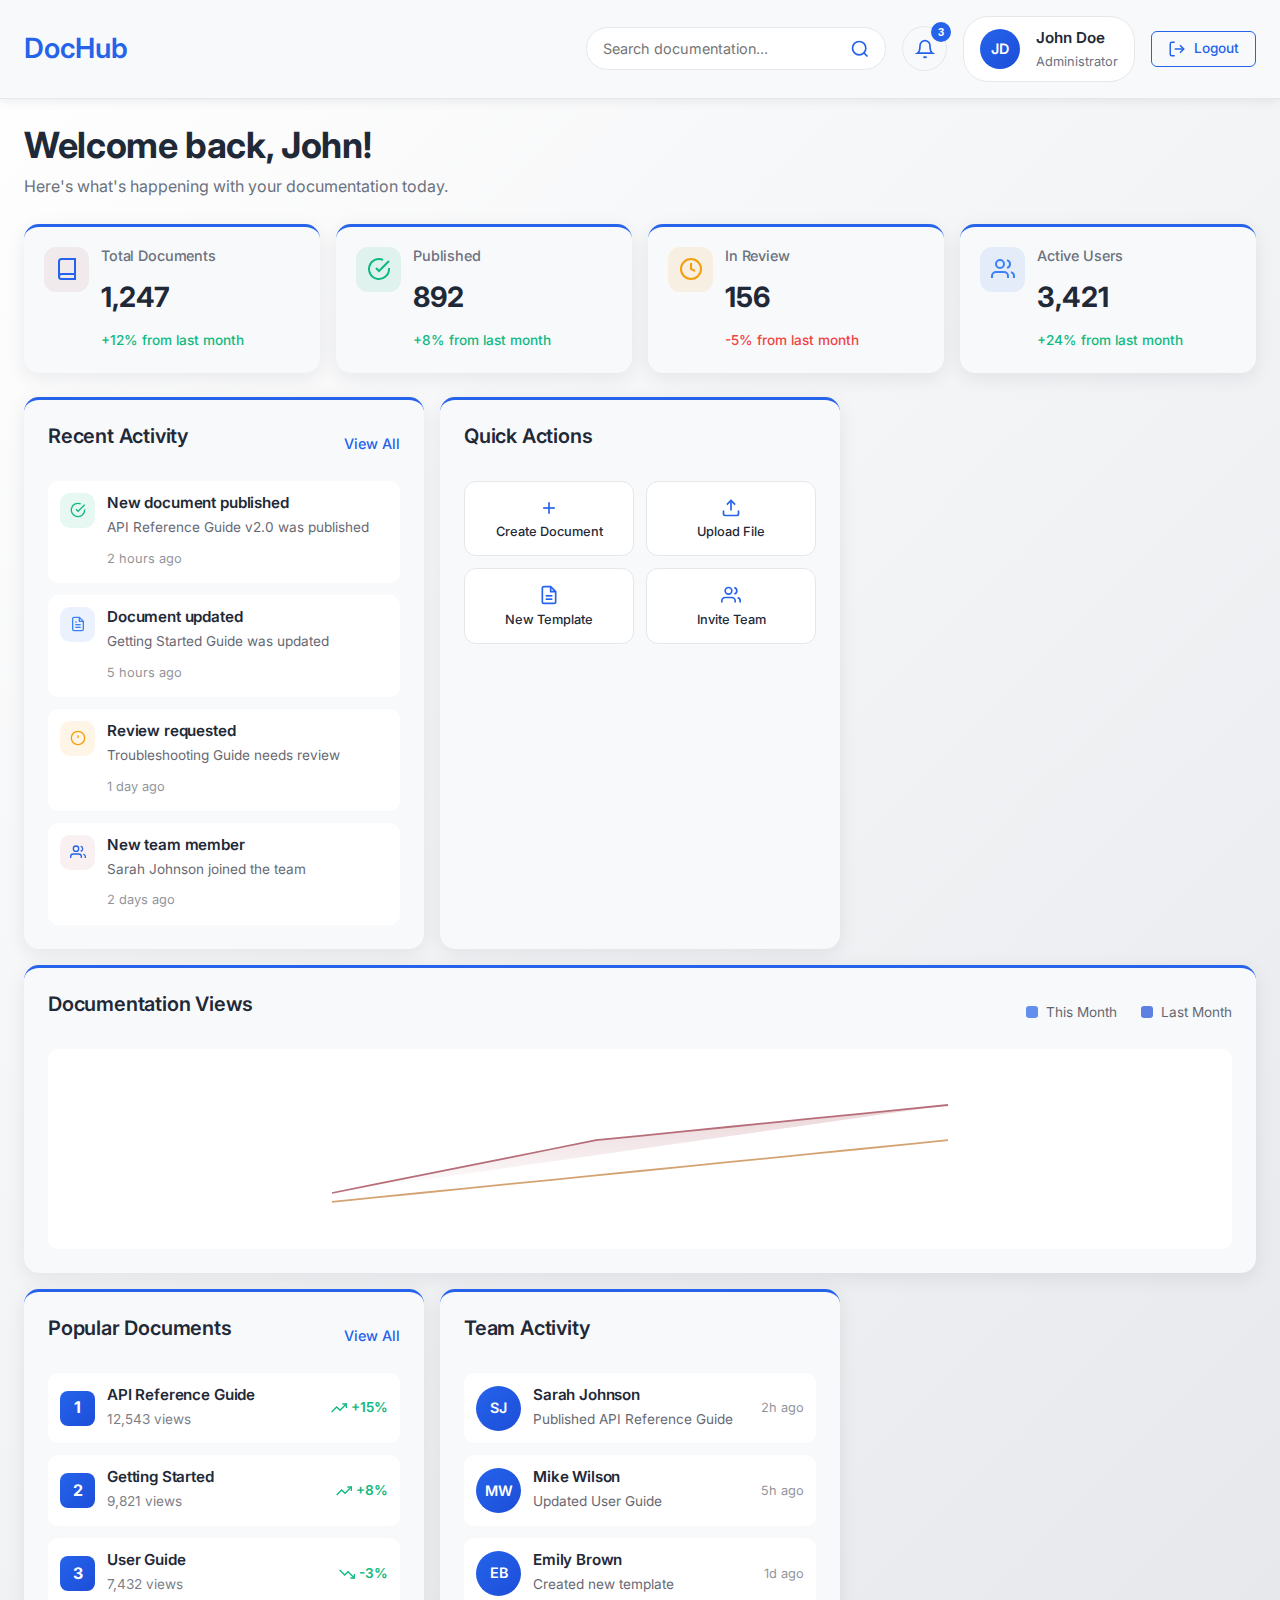
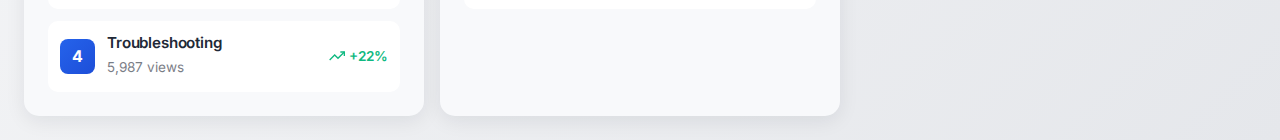
<file: Documentationknowledge/dashboard.html>
<!DOCTYPE html>
<html lang="en">
<head>
    <meta charset="UTF-8">
    <meta name="viewport" content="width=device-width, initial-scale=1.0">
    <meta name="description" content="Dashboard - Documentation Hub">
    <title>Dashboard - Documentation Hub</title>
    <link rel="icon" type="image/svg+xml" href="data:image/svg+xml,%3Csvg xmlns='http://www.w3.org/2000/svg' viewBox='0 0 100 100'%3E%3Ctext y='.9em' font-size='90'%3E📚%3C/text%3E%3C/svg%3E">
    <link rel="preconnect" href="https://fonts.googleapis.com">
    <link rel="preconnect" href="https://fonts.gstatic.com" crossorigin>
    <link href="https://fonts.googleapis.com/css2?family=Inter:wght@400;500;600;700&display=swap" rel="stylesheet">
    <link rel="stylesheet" href="css/style.css">
</head>
<body>
    <div class="dashboard-page">
        <!-- Dashboard Header -->
        <div class="dashboard-header">
            <div class="dashboard-container">
                <div class="dashboard-header-content">
                    <a href="index.html" class="dashboard-logo">
                        <span class="logo-text">DocHub</span>
                    </a>
                    <div class="dashboard-header-actions">
                        <div class="dashboard-search">
                            <input type="text" placeholder="Search documentation..." class="dashboard-search-input">
                            <svg width="20" height="20" viewBox="0 0 24 24" fill="none" stroke="currentColor" stroke-width="2" class="dashboard-search-icon">
                                <circle cx="11" cy="11" r="8"></circle>
                                <path d="m21 21-4.35-4.35"></path>
                            </svg>
                        </div>
                        <button class="dashboard-notification-btn" aria-label="Notifications">
                            <svg width="20" height="20" viewBox="0 0 24 24" fill="none" stroke="currentColor" stroke-width="2">
                                <path d="M18 8A6 6 0 0 0 6 8c0 7-3 9-3 9h18s-3-2-3-9"></path>
                                <path d="M13.73 21a2 2 0 0 1-3.46 0"></path>
                            </svg>
                            <span class="notification-badge">3</span>
                        </button>
                        <div class="dashboard-user">
                            <div class="user-avatar">
                                <span>JD</span>
                            </div>
                            <div class="user-info">
                                <span class="user-name">John Doe</span>
                                <span class="user-role">Administrator</span>
                            </div>
                        </div>
                        <a href="index.html" class="btn btn-logout" title="Logout">
                            <svg width="18" height="18" viewBox="0 0 24 24" fill="none" stroke="currentColor" stroke-width="2">
                                <path d="M9 21H5a2 2 0 0 1-2-2V5a2 2 0 0 1 2-2h4"></path>
                                <polyline points="16 17 21 12 16 7"></polyline>
                                <line x1="21" y1="12" x2="9" y2="12"></line>
                            </svg>
                            <span>Logout</span>
                        </a>
                    </div>
                </div>
            </div>
        </div>

        <!-- Dashboard Main Content -->
        <div class="dashboard-container">
            <!-- Welcome Section -->
            <div class="dashboard-welcome">
                <h1 class="dashboard-welcome-title">Welcome back, John!</h1>
                <p class="dashboard-welcome-subtitle">Here's what's happening with your documentation today.</p>
            </div>

            <!-- Stats Cards -->
            <div class="dashboard-stats">
                <div class="stat-card">
                    <div class="stat-icon stat-icon-primary">
                        <svg width="24" height="24" viewBox="0 0 24 24" fill="none" stroke="currentColor" stroke-width="2">
                            <path d="M4 19.5A2.5 2.5 0 0 1 6.5 17H20"></path>
                            <path d="M6.5 2H20v20H6.5A2.5 2.5 0 0 1 4 19.5v-15A2.5 2.5 0 0 1 6.5 2z"></path>
                        </svg>
                    </div>
                    <div class="stat-content">
                        <h3 class="stat-label">Total Documents</h3>
                        <p class="stat-value">1,247</p>
                        <span class="stat-change stat-change-positive">+12% from last month</span>
                    </div>
                </div>

                <div class="stat-card">
                    <div class="stat-icon stat-icon-success">
                        <svg width="24" height="24" viewBox="0 0 24 24" fill="none" stroke="currentColor" stroke-width="2">
                            <path d="M22 11.08V12a10 10 0 1 1-5.93-9.14"></path>
                            <polyline points="22 4 12 14.01 9 11.01"></polyline>
                        </svg>
                    </div>
                    <div class="stat-content">
                        <h3 class="stat-label">Published</h3>
                        <p class="stat-value">892</p>
                        <span class="stat-change stat-change-positive">+8% from last month</span>
                    </div>
                </div>

                <div class="stat-card">
                    <div class="stat-icon stat-icon-warning">
                        <svg width="24" height="24" viewBox="0 0 24 24" fill="none" stroke="currentColor" stroke-width="2">
                            <circle cx="12" cy="12" r="10"></circle>
                            <polyline points="12 6 12 12 16 14"></polyline>
                        </svg>
                    </div>
                    <div class="stat-content">
                        <h3 class="stat-label">In Review</h3>
                        <p class="stat-value">156</p>
                        <span class="stat-change stat-change-negative">-5% from last month</span>
                    </div>
                </div>

                <div class="stat-card">
                    <div class="stat-icon stat-icon-info">
                        <svg width="24" height="24" viewBox="0 0 24 24" fill="none" stroke="currentColor" stroke-width="2">
                            <path d="M17 21v-2a4 4 0 0 0-4-4H5a4 4 0 0 0-4 4v2"></path>
                            <circle cx="9" cy="7" r="4"></circle>
                            <path d="M23 21v-2a4 4 0 0 0-3-3.87"></path>
                            <path d="M16 3.13a4 4 0 0 1 0 7.75"></path>
                        </svg>
                    </div>
                    <div class="stat-content">
                        <h3 class="stat-label">Active Users</h3>
                        <p class="stat-value">3,421</p>
                        <span class="stat-change stat-change-positive">+24% from last month</span>
                    </div>
                </div>
            </div>

            <!-- Main Content Grid -->
            <div class="dashboard-grid">
                <!-- Recent Activity -->
                <div class="dashboard-card">
                    <div class="dashboard-card-header">
                        <h2 class="dashboard-card-title">Recent Activity</h2>
                        <a href="#view-all" class="dashboard-card-link">View All</a>
                    </div>
                    <div class="activity-list">
                        <div class="activity-item">
                            <div class="activity-icon activity-icon-success">
                                <svg width="16" height="16" viewBox="0 0 24 24" fill="none" stroke="currentColor" stroke-width="2">
                                    <path d="M22 11.08V12a10 10 0 1 1-5.93-9.14"></path>
                                    <polyline points="22 4 12 14.01 9 11.01"></polyline>
                                </svg>
                            </div>
                            <div class="activity-content">
                                <h4 class="activity-title">New document published</h4>
                                <p class="activity-description">API Reference Guide v2.0 was published</p>
                                <span class="activity-time">2 hours ago</span>
                            </div>
                        </div>

                        <div class="activity-item">
                            <div class="activity-icon activity-icon-info">
                                <svg width="16" height="16" viewBox="0 0 24 24" fill="none" stroke="currentColor" stroke-width="2">
                                    <path d="M14 2H6a2 2 0 0 0-2 2v16a2 2 0 0 0 2 2h12a2 2 0 0 0 2-2V8z"></path>
                                    <polyline points="14 2 14 8 20 8"></polyline>
                                    <line x1="16" y1="13" x2="8" y2="13"></line>
                                    <line x1="16" y1="17" x2="8" y2="17"></line>
                                    <polyline points="10 9 9 9 8 9"></polyline>
                                </svg>
                            </div>
                            <div class="activity-content">
                                <h4 class="activity-title">Document updated</h4>
                                <p class="activity-description">Getting Started Guide was updated</p>
                                <span class="activity-time">5 hours ago</span>
                            </div>
                        </div>

                        <div class="activity-item">
                            <div class="activity-icon activity-icon-warning">
                                <svg width="16" height="16" viewBox="0 0 24 24" fill="none" stroke="currentColor" stroke-width="2">
                                    <circle cx="12" cy="12" r="10"></circle>
                                    <line x1="12" y1="8" x2="12" y2="12"></line>
                                    <line x1="12" y1="16" x2="12.01" y2="16"></line>
                                </svg>
                            </div>
                            <div class="activity-content">
                                <h4 class="activity-title">Review requested</h4>
                                <p class="activity-description">Troubleshooting Guide needs review</p>
                                <span class="activity-time">1 day ago</span>
                            </div>
                        </div>

                        <div class="activity-item">
                            <div class="activity-icon activity-icon-primary">
                                <svg width="16" height="16" viewBox="0 0 24 24" fill="none" stroke="currentColor" stroke-width="2">
                                    <path d="M17 21v-2a4 4 0 0 0-4-4H5a4 4 0 0 0-4 4v2"></path>
                                    <circle cx="9" cy="7" r="4"></circle>
                                    <path d="M23 21v-2a4 4 0 0 0-3-3.87"></path>
                                    <path d="M16 3.13a4 4 0 0 1 0 7.75"></path>
                                </svg>
                            </div>
                            <div class="activity-content">
                                <h4 class="activity-title">New team member</h4>
                                <p class="activity-description">Sarah Johnson joined the team</p>
                                <span class="activity-time">2 days ago</span>
                            </div>
                        </div>
                    </div>
                </div>

                <!-- Quick Actions -->
                <div class="dashboard-card">
                    <div class="dashboard-card-header">
                        <h2 class="dashboard-card-title">Quick Actions</h2>
                    </div>
                    <div class="quick-actions">
                        <button class="quick-action-btn">
                            <svg width="20" height="20" viewBox="0 0 24 24" fill="none" stroke="currentColor" stroke-width="2">
                                <line x1="12" y1="5" x2="12" y2="19"></line>
                                <line x1="5" y1="12" x2="19" y2="12"></line>
                            </svg>
                            <span>Create Document</span>
                        </button>
                        <button class="quick-action-btn">
                            <svg width="20" height="20" viewBox="0 0 24 24" fill="none" stroke="currentColor" stroke-width="2">
                                <path d="M21 15v4a2 2 0 0 1-2 2H5a2 2 0 0 1-2-2v-4"></path>
                                <polyline points="17 8 12 3 7 8"></polyline>
                                <line x1="12" y1="3" x2="12" y2="15"></line>
                            </svg>
                            <span>Upload File</span>
                        </button>
                        <button class="quick-action-btn">
                            <svg width="20" height="20" viewBox="0 0 24 24" fill="none" stroke="currentColor" stroke-width="2">
                                <path d="M14 2H6a2 2 0 0 0-2 2v16a2 2 0 0 0 2 2h12a2 2 0 0 0 2-2V8z"></path>
                                <polyline points="14 2 14 8 20 8"></polyline>
                                <line x1="16" y1="13" x2="8" y2="13"></line>
                                <line x1="16" y1="17" x2="8" y2="17"></line>
                            </svg>
                            <span>New Template</span>
                        </button>
                        <button class="quick-action-btn">
                            <svg width="20" height="20" viewBox="0 0 24 24" fill="none" stroke="currentColor" stroke-width="2">
                                <path d="M17 21v-2a4 4 0 0 0-4-4H5a4 4 0 0 0-4 4v2"></path>
                                <circle cx="9" cy="7" r="4"></circle>
                                <path d="M23 21v-2a4 4 0 0 0-3-3.87"></path>
                                <path d="M16 3.13a4 4 0 0 1 0 7.75"></path>
                            </svg>
                            <span>Invite Team</span>
                        </button>
                    </div>
                </div>

                <!-- Analytics Chart -->
                <div class="dashboard-card dashboard-card-wide">
                    <div class="dashboard-card-header">
                        <h2 class="dashboard-card-title">Documentation Views</h2>
                        <div class="chart-legend">
                            <span class="legend-item">
                                <span class="legend-color" style="background: var(--secondary);"></span>
                                This Month
                            </span>
                            <span class="legend-item">
                                <span class="legend-color" style="background: var(--highlight);"></span>
                                Last Month
                            </span>
                        </div>
                    </div>
                    <div class="chart-container">
                        <div class="chart-placeholder">
                            <svg width="100%" height="200" viewBox="0 0 800 200" class="chart-svg">
                                <defs>
                                    <linearGradient id="gradient1" x1="0%" y1="0%" x2="0%" y2="100%">
                                        <stop offset="0%" style="stop-color:#B76E79;stop-opacity:0.3" />
                                        <stop offset="100%" style="stop-color:#B76E79;stop-opacity:0" />
                                    </linearGradient>
                                    <linearGradient id="gradient2" x1="0%" y1="0%" x2="0%" y2="100%">
                                        <stop offset="0%" style="stop-color:#D4A373;stop-opacity:0.3" />
                                        <stop offset="100%" style="stop-color:#D4A373;stop-opacity:0" />
                                    </linearGradient>
                                </defs>
                                <polyline points="50,150 100,140 150,130 200,120 250,110 300,100 350,90 400,85 450,80 500,75 550,70 600,65 650,60 700,55 750,50" 
                                    fill="url(#gradient1)" stroke="#B76E79" stroke-width="2"/>
                                <polyline points="50,160 100,155 150,150 200,145 250,140 300,135 350,130 400,125 450,120 500,115 550,110 600,105 650,100 700,95 750,90" 
                                    fill="url(#gradient2)" stroke="#D4A373" stroke-width="2"/>
                            </svg>
                        </div>
                    </div>
                </div>

                <!-- Popular Documents -->
                <div class="dashboard-card">
                    <div class="dashboard-card-header">
                        <h2 class="dashboard-card-title">Popular Documents</h2>
                        <a href="#view-all" class="dashboard-card-link">View All</a>
                    </div>
                    <div class="popular-docs">
                        <div class="popular-doc-item">
                            <div class="doc-rank">1</div>
                            <div class="doc-info">
                                <h4 class="doc-title">API Reference Guide</h4>
                                <p class="doc-views">12,543 views</p>
                            </div>
                            <div class="doc-trend">
                                <svg width="16" height="16" viewBox="0 0 24 24" fill="none" stroke="currentColor" stroke-width="2">
                                    <polyline points="23 6 13.5 15.5 8.5 10.5 1 18"></polyline>
                                    <polyline points="17 6 23 6 23 12"></polyline>
                                </svg>
                                <span>+15%</span>
                            </div>
                        </div>

                        <div class="popular-doc-item">
                            <div class="doc-rank">2</div>
                            <div class="doc-info">
                                <h4 class="doc-title">Getting Started</h4>
                                <p class="doc-views">9,821 views</p>
                            </div>
                            <div class="doc-trend">
                                <svg width="16" height="16" viewBox="0 0 24 24" fill="none" stroke="currentColor" stroke-width="2">
                                    <polyline points="23 6 13.5 15.5 8.5 10.5 1 18"></polyline>
                                    <polyline points="17 6 23 6 23 12"></polyline>
                                </svg>
                                <span>+8%</span>
                            </div>
                        </div>

                        <div class="popular-doc-item">
                            <div class="doc-rank">3</div>
                            <div class="doc-info">
                                <h4 class="doc-title">User Guide</h4>
                                <p class="doc-views">7,432 views</p>
                            </div>
                            <div class="doc-trend">
                                <svg width="16" height="16" viewBox="0 0 24 24" fill="none" stroke="currentColor" stroke-width="2">
                                    <polyline points="23 18 13.5 8.5 8.5 13.5 1 6"></polyline>
                                    <polyline points="17 18 23 18 23 12"></polyline>
                                </svg>
                                <span>-3%</span>
                            </div>
                        </div>

                        <div class="popular-doc-item">
                            <div class="doc-rank">4</div>
                            <div class="doc-info">
                                <h4 class="doc-title">Troubleshooting</h4>
                                <p class="doc-views">5,987 views</p>
                            </div>
                            <div class="doc-trend">
                                <svg width="16" height="16" viewBox="0 0 24 24" fill="none" stroke="currentColor" stroke-width="2">
                                    <polyline points="23 6 13.5 15.5 8.5 10.5 1 18"></polyline>
                                    <polyline points="17 6 23 6 23 12"></polyline>
                                </svg>
                                <span>+22%</span>
                            </div>
                        </div>
                    </div>
                </div>

                <!-- Team Activity -->
                <div class="dashboard-card">
                    <div class="dashboard-card-header">
                        <h2 class="dashboard-card-title">Team Activity</h2>
                    </div>
                    <div class="team-activity">
                        <div class="team-member">
                            <div class="member-avatar">
                                <span>SJ</span>
                            </div>
                            <div class="member-info">
                                <h4 class="member-name">Sarah Johnson</h4>
                                <p class="member-action">Published API Reference Guide</p>
                            </div>
                            <span class="member-time">2h ago</span>
                        </div>

                        <div class="team-member">
                            <div class="member-avatar">
                                <span>MW</span>
                            </div>
                            <div class="member-info">
                                <h4 class="member-name">Mike Wilson</h4>
                                <p class="member-action">Updated User Guide</p>
                            </div>
                            <span class="member-time">5h ago</span>
                        </div>

                        <div class="team-member">
                            <div class="member-avatar">
                                <span>EB</span>
                            </div>
                            <div class="member-info">
                                <h4 class="member-name">Emily Brown</h4>
                                <p class="member-action">Created new template</p>
                            </div>
                            <span class="member-time">1d ago</span>
                        </div>
                    </div>
                </div>
            </div>
        </div>
    </div>

    <script src="js/main.js"></script>
</body>
</html>
</file>
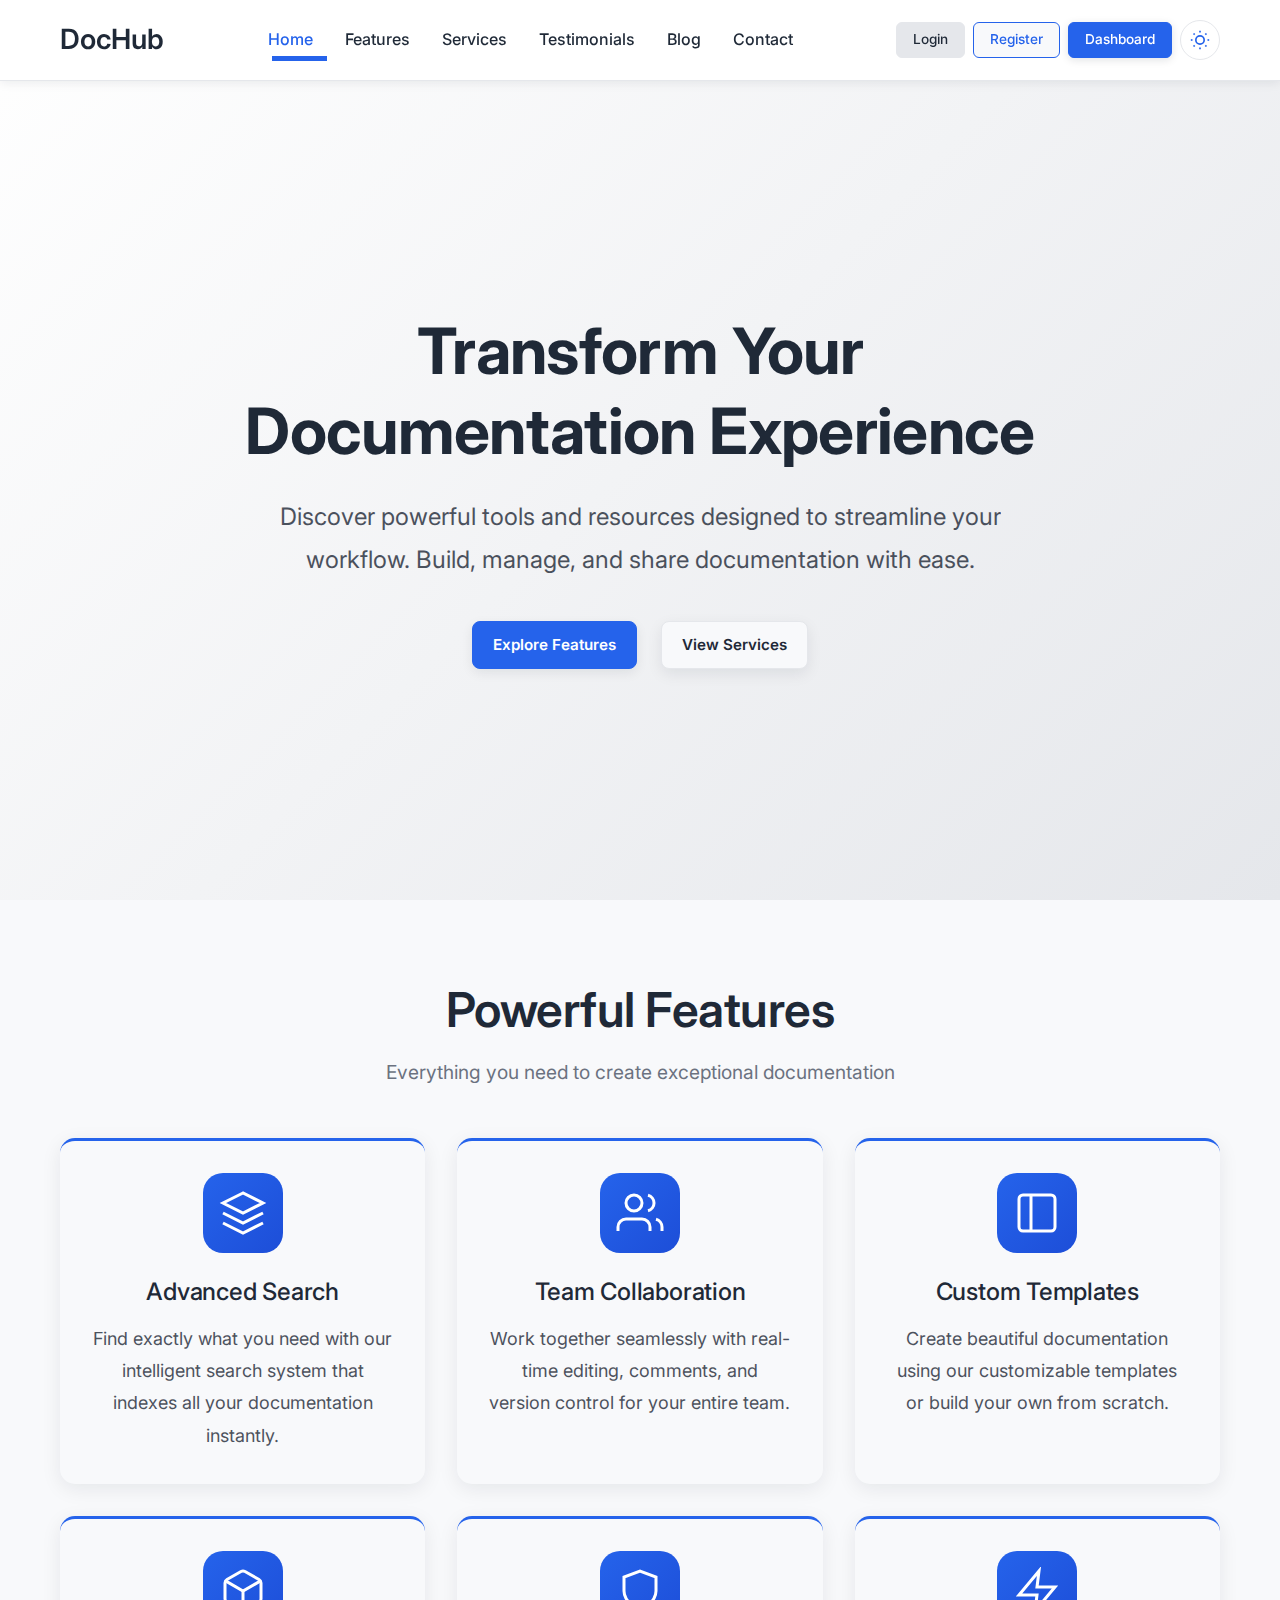
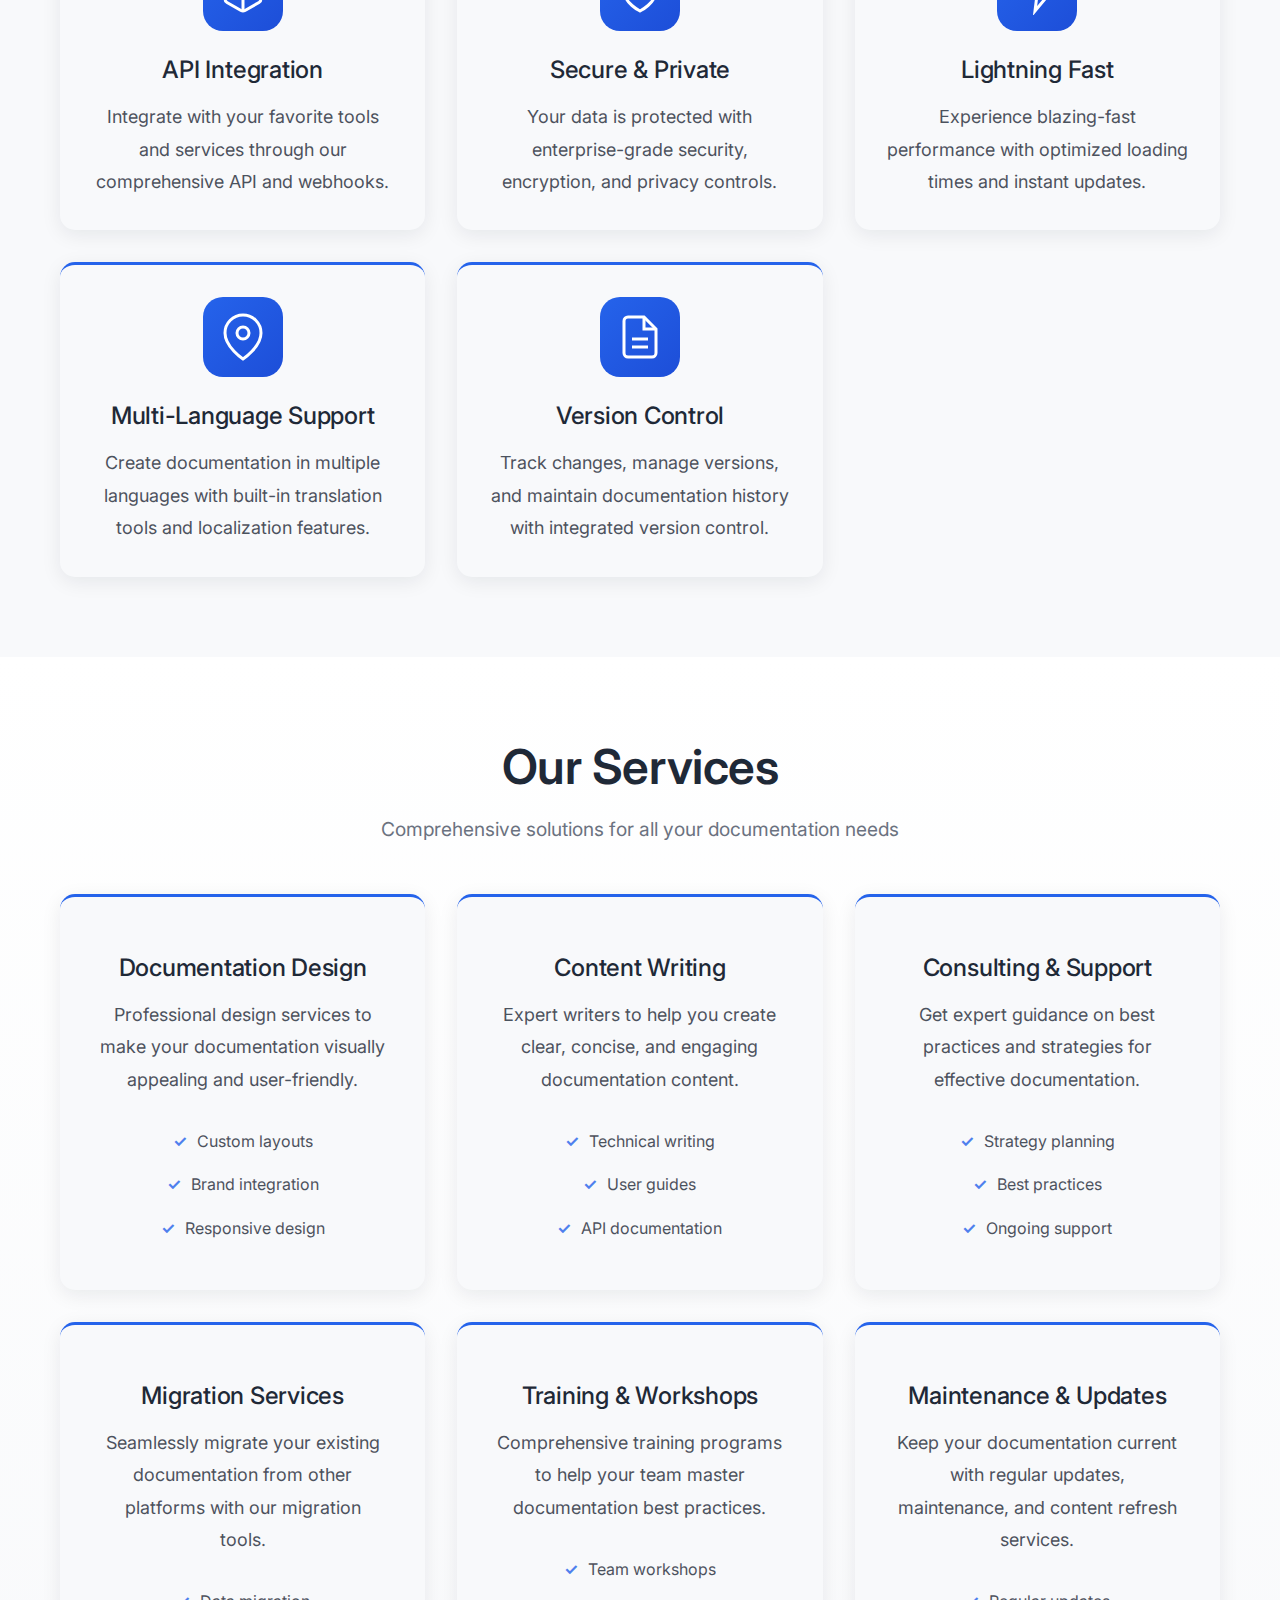
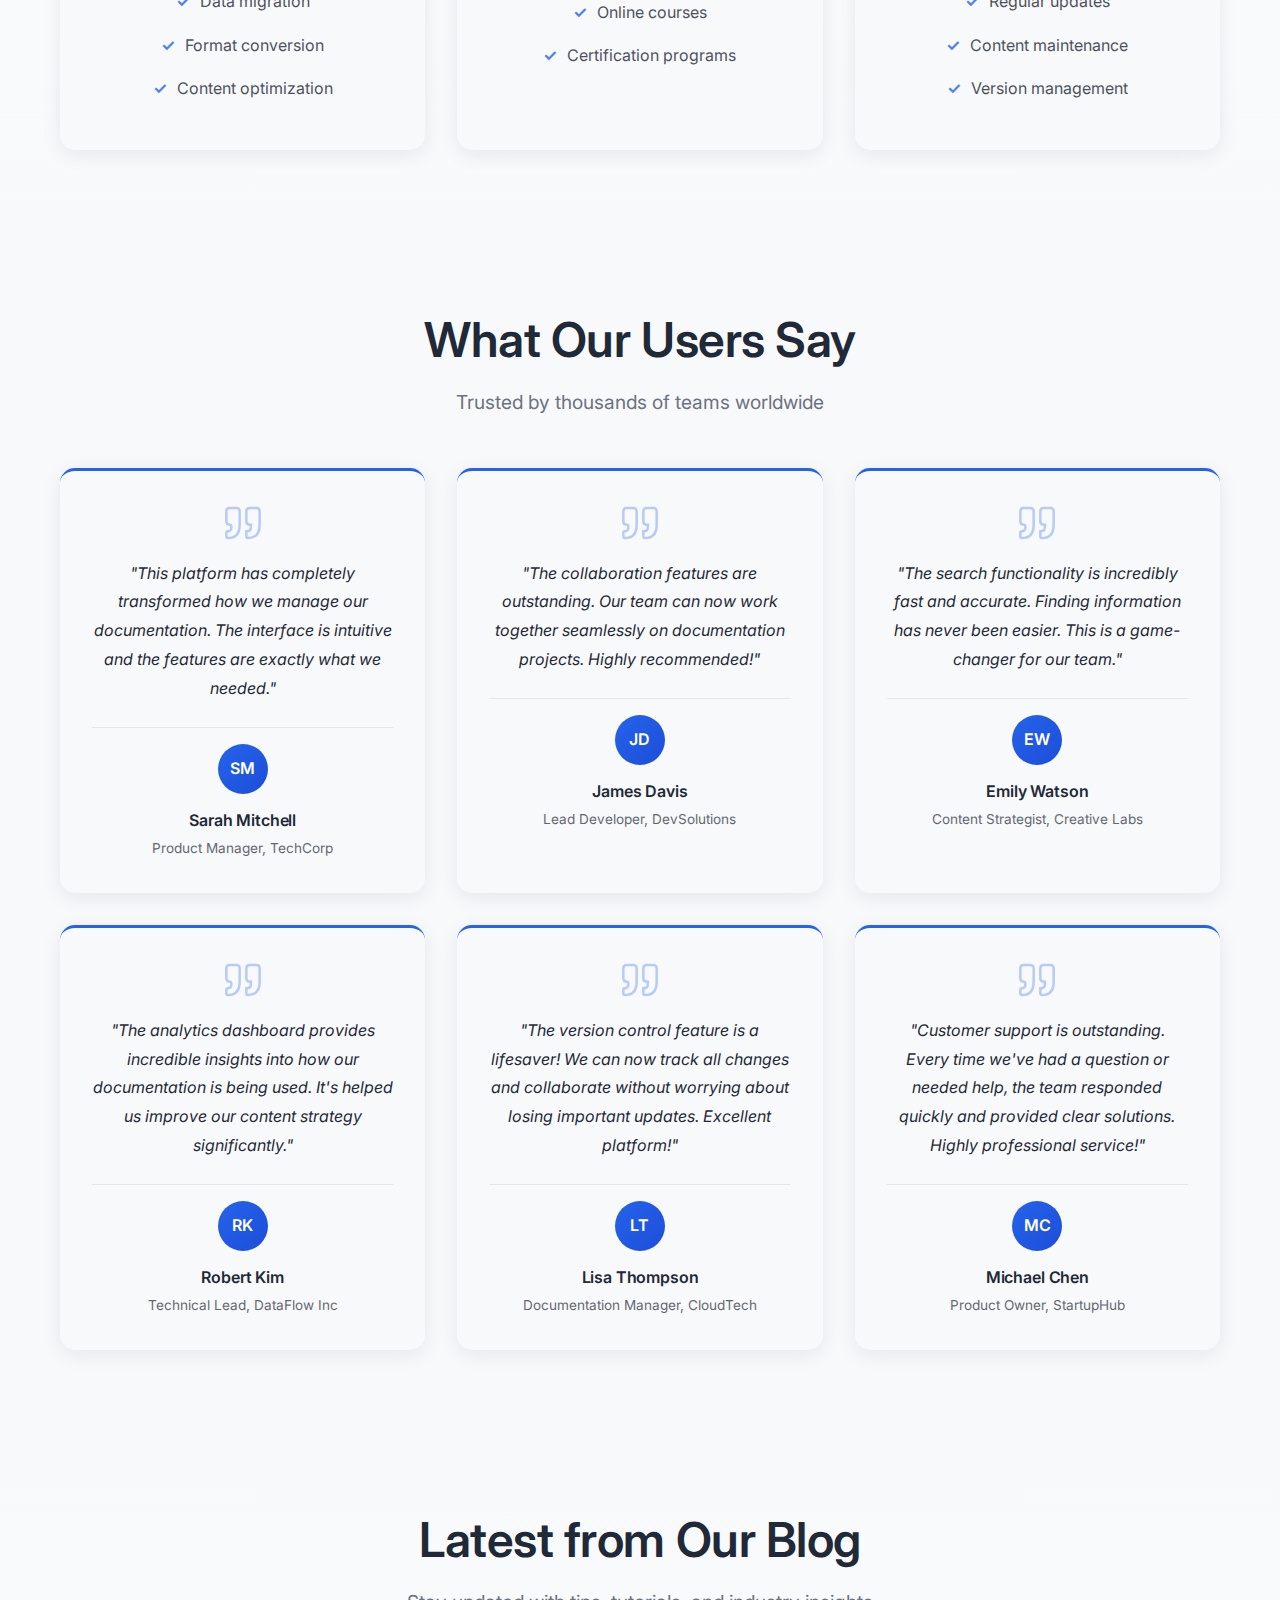
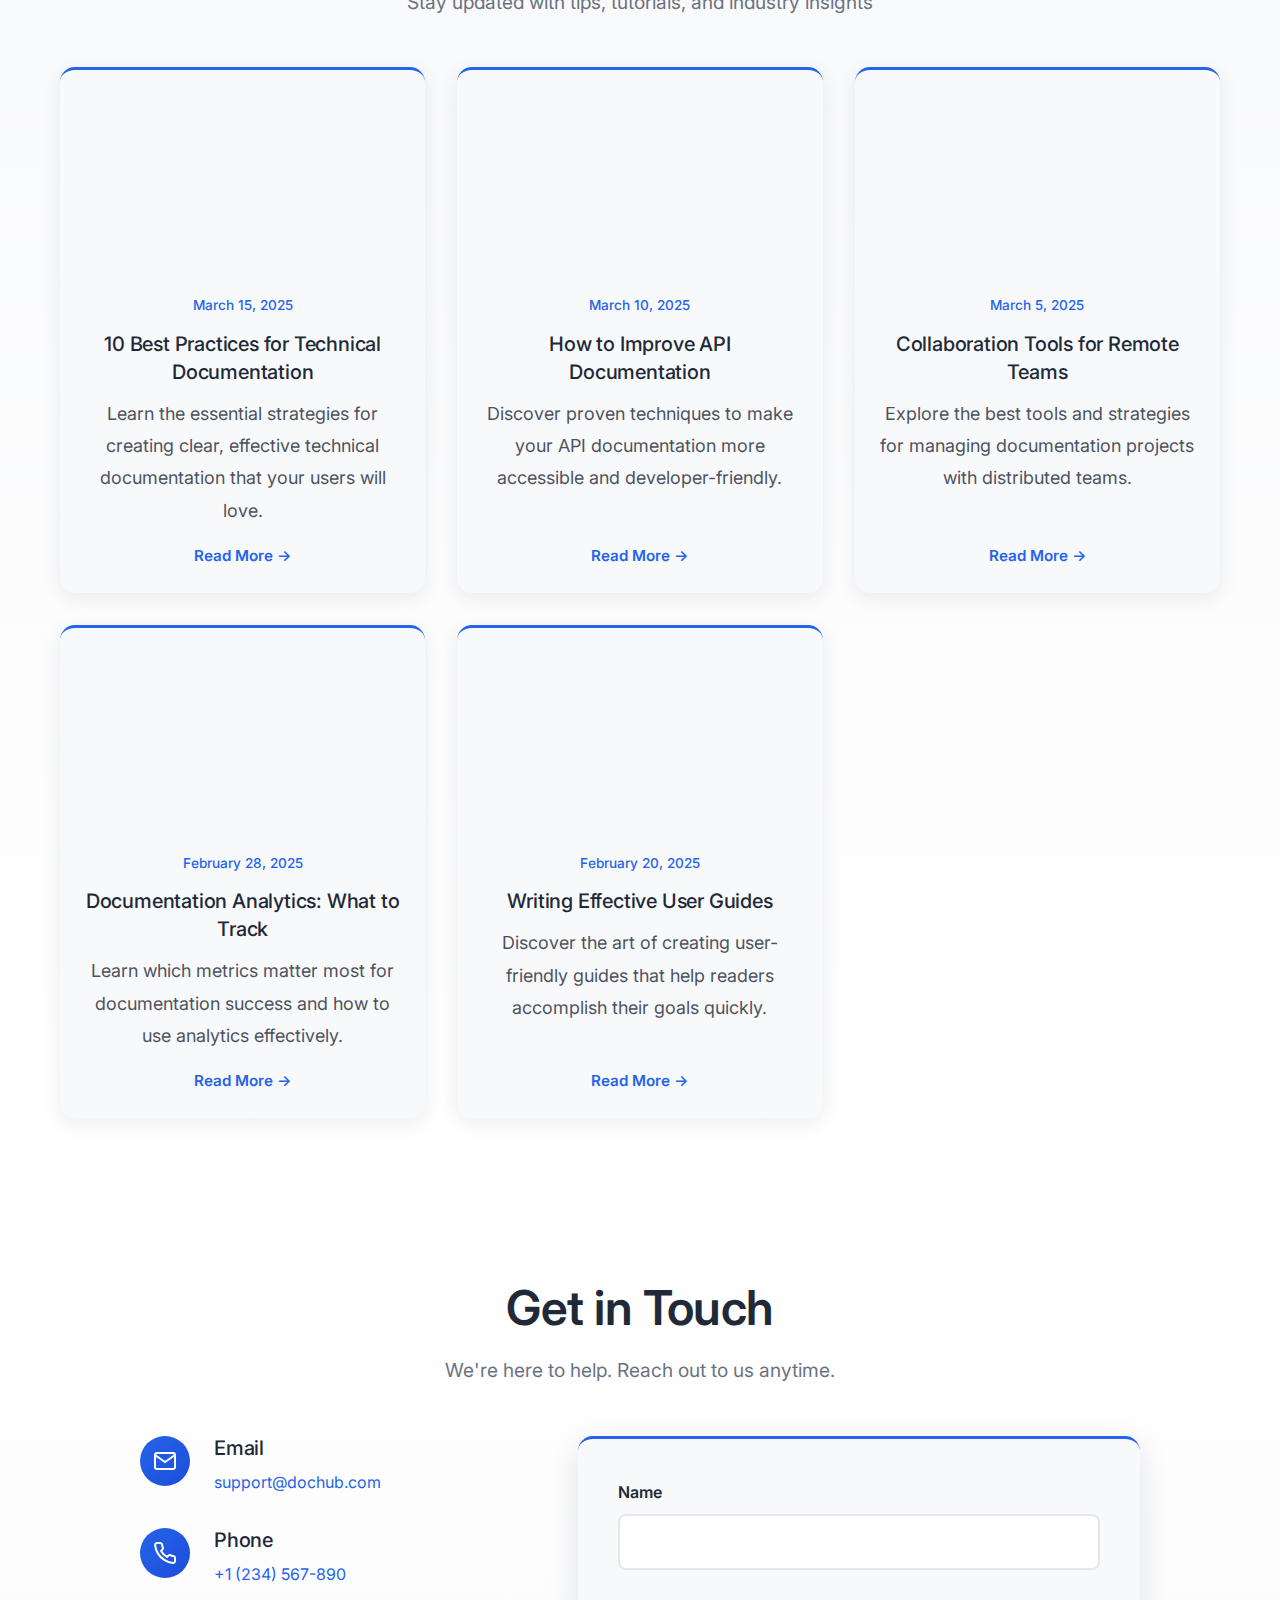
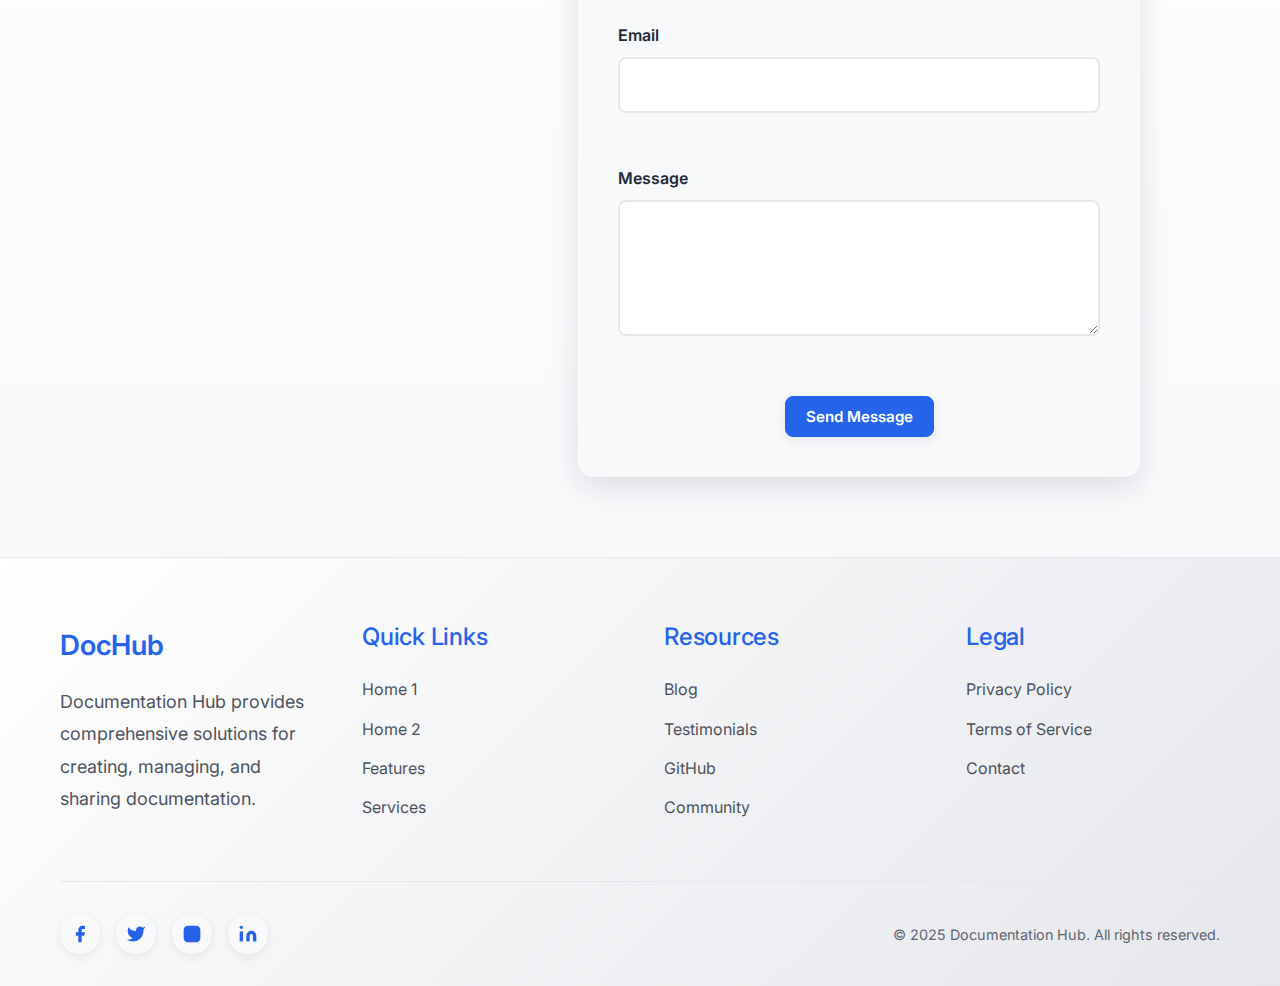
<file: Documentationknowledge/home2.html>
<!DOCTYPE html>
<html lang="en">
<head>
    <meta charset="UTF-8">
    <meta name="viewport" content="width=device-width, initial-scale=1.0">
    <meta name="description" content="Documentation Hub - Alternative Home Page">
    <meta name="keywords" content="documentation, API, guides, tutorials, knowledge base">
    <meta name="author" content="Documentation Hub">
    <title>Home 2 - Documentation Hub</title>
    <link rel="icon" type="image/svg+xml" href="data:image/svg+xml,%3Csvg xmlns='http://www.w3.org/2000/svg' viewBox='0 0 100 100'%3E%3Ctext y='.9em' font-size='90'%3E📚%3C/text%3E%3C/svg%3E">
    <link rel="preconnect" href="https://fonts.googleapis.com">
    <link rel="preconnect" href="https://fonts.gstatic.com" crossorigin>
    <link href="https://fonts.googleapis.com/css2?family=Inter:wght@400;500;600;700&display=swap" rel="stylesheet">
    <link rel="stylesheet" href="css/style.css">
</head>
<body>
    <!-- NAVBAR -->
    <nav class="navbar" id="navbar">
        <div class="container">
            <div class="nav-wrapper">
                <a href="index.html" class="logo">
                    <span class="logo-text">DocHub</span>
                </a>
                <ul class="nav-menu" id="navMenu">
                    <li class="nav-dropdown">
                        <a href="#" class="nav-link dropdown-toggle">Home</a>
                        <ul class="dropdown-menu">
                            <li><a href="index.html" class="dropdown-item">Home 1</a></li>
                            <li><a href="home2.html" class="dropdown-item active">Home 2</a></li>
                        </ul>
                    </li>
                    <li><a href="#features" class="nav-link">Features</a></li>
                    <li><a href="#services" class="nav-link">Services</a></li>
                    <li><a href="#testimonials" class="nav-link">Testimonials</a></li>
                    <li><a href="#blog" class="nav-link">Blog</a></li>
                    <li><a href="#contact" class="nav-link">Contact</a></li>
                    <li class="mobile-nav-buttons">
                        <a href="login.html" class="btn btn-login">Login</a>
                        <a href="register.html" class="btn btn-register">Register</a>
                        <a href="dashboard.html" class="btn btn-dashboard">Dashboard</a>
                    </li>
                </ul>
                <div class="nav-actions">
                    <a href="login.html" class="btn btn-login">Login</a>
                    <a href="register.html" class="btn btn-register">Register</a>
                    <a href="dashboard.html" class="btn btn-dashboard">Dashboard</a>
                    <button class="theme-toggle" id="themeToggle" aria-label="Toggle dark mode">
                        <svg width="20" height="20" viewBox="0 0 24 24" fill="none" stroke="currentColor" stroke-width="2">
                            <circle cx="12" cy="12" r="5"></circle>
                            <line x1="12" y1="1" x2="12" y2="3"></line>
                            <line x1="12" y1="21" x2="12" y2="23"></line>
                            <line x1="4.22" y1="4.22" x2="5.64" y2="5.64"></line>
                            <line x1="18.36" y1="18.36" x2="19.78" y2="19.78"></line>
                            <line x1="1" y1="12" x2="3" y2="12"></line>
                            <line x1="21" y1="12" x2="23" y2="12"></line>
                            <line x1="4.22" y1="19.78" x2="5.64" y2="18.36"></line>
                            <line x1="18.36" y1="5.64" x2="19.78" y2="4.22"></line>
                        </svg>
                    </button>
                    <button class="mobile-menu-toggle" id="mobileMenuToggle" aria-label="Toggle mobile menu">
                        <span></span>
                        <span></span>
                        <span></span>
                    </button>
                </div>
            </div>
        </div>
    </nav>

    <!-- HERO SECTION -->
    <section id="home" class="hero hero-alt">
        <div class="hero-background"></div>
        <div class="container">
            <div class="hero-content">
                <h1 class="hero-title">Transform Your Documentation Experience</h1>
                <p class="hero-subtitle">Discover powerful tools and resources designed to streamline your workflow. Build, manage, and share documentation with ease.</p>
                <div class="hero-cta">
                    <a href="#features" class="btn btn-primary">Explore Features</a>
                    <a href="#services" class="btn btn-secondary">View Services</a>
                </div>
            </div>
        </div>
    </section>

    <!-- FEATURES SECTION -->
    <section id="features" class="section features-section">
        <div class="container">
            <h2 class="section-title">Powerful Features</h2>
            <p class="section-subtitle">Everything you need to create exceptional documentation</p>
            
            <div class="features-grid">
                <div class="feature-card">
                    <div class="feature-icon">
                        <svg width="48" height="48" viewBox="0 0 24 24" fill="none" stroke="currentColor" stroke-width="1.5">
                            <path d="M12 2L2 7l10 5 10-5-10-5z"></path>
                            <path d="M2 17l10 5 10-5"></path>
                            <path d="M2 12l10 5 10-5"></path>
                        </svg>
                    </div>
                    <h3>Advanced Search</h3>
                    <p>Find exactly what you need with our intelligent search system that indexes all your documentation instantly.</p>
                </div>
                
                <div class="feature-card">
                    <div class="feature-icon">
                        <svg width="48" height="48" viewBox="0 0 24 24" fill="none" stroke="currentColor" stroke-width="1.5">
                            <path d="M17 21v-2a4 4 0 0 0-4-4H5a4 4 0 0 0-4 4v2"></path>
                            <circle cx="9" cy="7" r="4"></circle>
                            <path d="M23 21v-2a4 4 0 0 0-3-3.87"></path>
                            <path d="M16 3.13a4 4 0 0 1 0 7.75"></path>
                        </svg>
                    </div>
                    <h3>Team Collaboration</h3>
                    <p>Work together seamlessly with real-time editing, comments, and version control for your entire team.</p>
                </div>
                
                <div class="feature-card">
                    <div class="feature-icon">
                        <svg width="48" height="48" viewBox="0 0 24 24" fill="none" stroke="currentColor" stroke-width="1.5">
                            <rect x="3" y="3" width="18" height="18" rx="2" ry="2"></rect>
                            <line x1="9" y1="3" x2="9" y2="21"></line>
                        </svg>
                    </div>
                    <h3>Custom Templates</h3>
                    <p>Create beautiful documentation using our customizable templates or build your own from scratch.</p>
                </div>
                
                <div class="feature-card">
                    <div class="feature-icon">
                        <svg width="48" height="48" viewBox="0 0 24 24" fill="none" stroke="currentColor" stroke-width="1.5">
                            <path d="M21 16V8a2 2 0 0 0-1-1.73l-7-4a2 2 0 0 0-2 0l-7 4A2 2 0 0 0 3 8v8a2 2 0 0 0 1 1.73l7 4a2 2 0 0 0 2 0l7-4A2 2 0 0 0 21 16z"></path>
                            <polyline points="3.27 6.96 12 12.01 20.73 6.96"></polyline>
                            <line x1="12" y1="22.08" x2="12" y2="12"></line>
                        </svg>
                    </div>
                    <h3>API Integration</h3>
                    <p>Integrate with your favorite tools and services through our comprehensive API and webhooks.</p>
                </div>
                
                <div class="feature-card">
                    <div class="feature-icon">
                        <svg width="48" height="48" viewBox="0 0 24 24" fill="none" stroke="currentColor" stroke-width="1.5">
                            <path d="M12 22s8-4 8-10V5l-8-3-8 3v7c0 6 8 10 8 10z"></path>
                        </svg>
                    </div>
                    <h3>Secure & Private</h3>
                    <p>Your data is protected with enterprise-grade security, encryption, and privacy controls.</p>
                </div>
                
                <div class="feature-card">
                    <div class="feature-icon">
                        <svg width="48" height="48" viewBox="0 0 24 24" fill="none" stroke="currentColor" stroke-width="1.5">
                            <path d="M13 2L3 14h9l-1 8 10-12h-9l1-8z"></path>
                        </svg>
                    </div>
                    <h3>Lightning Fast</h3>
                    <p>Experience blazing-fast performance with optimized loading times and instant updates.</p>
                </div>
                
                <div class="feature-card">
                    <div class="feature-icon">
                        <svg width="48" height="48" viewBox="0 0 24 24" fill="none" stroke="currentColor" stroke-width="1.5">
                            <path d="M21 10c0 7-9 13-9 13s-9-6-9-13a9 9 0 0 1 18 0z"></path>
                            <circle cx="12" cy="10" r="3"></circle>
                        </svg>
                    </div>
                    <h3>Multi-Language Support</h3>
                    <p>Create documentation in multiple languages with built-in translation tools and localization features.</p>
                </div>
                
                <div class="feature-card">
                    <div class="feature-icon">
                        <svg width="48" height="48" viewBox="0 0 24 24" fill="none" stroke="currentColor" stroke-width="1.5">
                            <path d="M14 2H6a2 2 0 0 0-2 2v16a2 2 0 0 0 2 2h12a2 2 0 0 0 2-2V8z"></path>
                            <polyline points="14 2 14 8 20 8"></polyline>
                            <line x1="16" y1="13" x2="8" y2="13"></line>
                            <line x1="16" y1="17" x2="8" y2="17"></line>
                        </svg>
                    </div>
                    <h3>Version Control</h3>
                    <p>Track changes, manage versions, and maintain documentation history with integrated version control.</p>
                </div>
            </div>
        </div>
    </section>

    <!-- SERVICES SECTION -->
    <section id="services" class="section services-section">
        <div class="container">
            <h2 class="section-title">Our Services</h2>
            <p class="section-subtitle">Comprehensive solutions for all your documentation needs</p>
            
            <div class="services-grid">
                <div class="service-card">
                    <h3>Documentation Design</h3>
                    <p>Professional design services to make your documentation visually appealing and user-friendly.</p>
                    <ul class="service-list">
                        <li>Custom layouts</li>
                        <li>Brand integration</li>
                        <li>Responsive design</li>
                    </ul>
                </div>
                
                <div class="service-card">
                    <h3>Content Writing</h3>
                    <p>Expert writers to help you create clear, concise, and engaging documentation content.</p>
                    <ul class="service-list">
                        <li>Technical writing</li>
                        <li>User guides</li>
                        <li>API documentation</li>
                    </ul>
                </div>
                
                <div class="service-card">
                    <h3>Consulting & Support</h3>
                    <p>Get expert guidance on best practices and strategies for effective documentation.</p>
                    <ul class="service-list">
                        <li>Strategy planning</li>
                        <li>Best practices</li>
                        <li>Ongoing support</li>
                    </ul>
                </div>
                
                <div class="service-card">
                    <h3>Migration Services</h3>
                    <p>Seamlessly migrate your existing documentation from other platforms with our migration tools.</p>
                    <ul class="service-list">
                        <li>Data migration</li>
                        <li>Format conversion</li>
                        <li>Content optimization</li>
                    </ul>
                </div>
                
                <div class="service-card">
                    <h3>Training & Workshops</h3>
                    <p>Comprehensive training programs to help your team master documentation best practices.</p>
                    <ul class="service-list">
                        <li>Team workshops</li>
                        <li>Online courses</li>
                        <li>Certification programs</li>
                    </ul>
                </div>
                
                <div class="service-card">
                    <h3>Maintenance & Updates</h3>
                    <p>Keep your documentation current with regular updates, maintenance, and content refresh services.</p>
                    <ul class="service-list">
                        <li>Regular updates</li>
                        <li>Content maintenance</li>
                        <li>Version management</li>
                    </ul>
                </div>
            </div>
        </div>
    </section>

    <!-- TESTIMONIALS SECTION -->
    <section id="testimonials" class="section testimonials-section">
        <div class="container">
            <h2 class="section-title">What Our Users Say</h2>
            <p class="section-subtitle">Trusted by thousands of teams worldwide</p>
            
            <div class="testimonials-grid">
                <div class="testimonial-card">
                    <div class="testimonial-content">
                        <svg width="40" height="40" viewBox="0 0 24 24" fill="none" stroke="currentColor" stroke-width="1.5" class="quote-icon">
                            <path d="M3 21c3 0 7-1 7-8V5c0-1.25-.756-2.017-2-2H4c-1.25 0-2 .75-2 1.972V11c0 1.25.75 2 2 2 1 0 1 0 1 1v1c0 1-1 2-2 2s-1 .008-1 1.031V20c0 1 0 1 1 1z"></path>
                            <path d="M15 21c3 0 7-1 7-8V5c0-1.25-.757-2.017-2-2h-4c-1.25 0-2 .75-2 1.972V11c0 1.25.75 2 2 2h.75c0 2.25.25 4-2.75 4v3c0 1 0 1 1 1z"></path>
                        </svg>
                        <p>"This platform has completely transformed how we manage our documentation. The interface is intuitive and the features are exactly what we needed."</p>
                    </div>
                    <div class="testimonial-author">
                        <div class="author-avatar">SM</div>
                        <div class="author-info">
                            <h4>Sarah Mitchell</h4>
                            <span>Product Manager, TechCorp</span>
                        </div>
                    </div>
                </div>
                
                <div class="testimonial-card">
                    <div class="testimonial-content">
                        <svg width="40" height="40" viewBox="0 0 24 24" fill="none" stroke="currentColor" stroke-width="1.5" class="quote-icon">
                            <path d="M3 21c3 0 7-1 7-8V5c0-1.25-.756-2.017-2-2H4c-1.25 0-2 .75-2 1.972V11c0 1.25.75 2 2 2 1 0 1 0 1 1v1c0 1-1 2-2 2s-1 .008-1 1.031V20c0 1 0 1 1 1z"></path>
                            <path d="M15 21c3 0 7-1 7-8V5c0-1.25-.757-2.017-2-2h-4c-1.25 0-2 .75-2 1.972V11c0 1.25.75 2 2 2h.75c0 2.25.25 4-2.75 4v3c0 1 0 1 1 1z"></path>
                        </svg>
                        <p>"The collaboration features are outstanding. Our team can now work together seamlessly on documentation projects. Highly recommended!"</p>
                    </div>
                    <div class="testimonial-author">
                        <div class="author-avatar">JD</div>
                        <div class="author-info">
                            <h4>James Davis</h4>
                            <span>Lead Developer, DevSolutions</span>
                        </div>
                    </div>
                </div>
                
                <div class="testimonial-card">
                    <div class="testimonial-content">
                        <svg width="40" height="40" viewBox="0 0 24 24" fill="none" stroke="currentColor" stroke-width="1.5" class="quote-icon">
                            <path d="M3 21c3 0 7-1 7-8V5c0-1.25-.756-2.017-2-2H4c-1.25 0-2 .75-2 1.972V11c0 1.25.75 2 2 2 1 0 1 0 1 1v1c0 1-1 2-2 2s-1 .008-1 1.031V20c0 1 0 1 1 1z"></path>
                            <path d="M15 21c3 0 7-1 7-8V5c0-1.25-.757-2.017-2-2h-4c-1.25 0-2 .75-2 1.972V11c0 1.25.75 2 2 2h.75c0 2.25.25 4-2.75 4v3c0 1 0 1 1 1z"></path>
                        </svg>
                        <p>"The search functionality is incredibly fast and accurate. Finding information has never been easier. This is a game-changer for our team."</p>
                    </div>
                    <div class="testimonial-author">
                        <div class="author-avatar">EW</div>
                        <div class="author-info">
                            <h4>Emily Watson</h4>
                            <span>Content Strategist, Creative Labs</span>
                        </div>
                    </div>
                </div>
                
                <div class="testimonial-card">
                    <div class="testimonial-content">
                        <svg width="40" height="40" viewBox="0 0 24 24" fill="none" stroke="currentColor" stroke-width="1.5" class="quote-icon">
                            <path d="M3 21c3 0 7-1 7-8V5c0-1.25-.756-2.017-2-2H4c-1.25 0-2 .75-2 1.972V11c0 1.25.75 2 2 2 1 0 1 0 1 1v1c0 1-1 2-2 2s-1 .008-1 1.031V20c0 1 0 1 1 1z"></path>
                            <path d="M15 21c3 0 7-1 7-8V5c0-1.25-.757-2.017-2-2h-4c-1.25 0-2 .75-2 1.972V11c0 1.25.75 2 2 2h.75c0 2.25.25 4-2.75 4v3c0 1 0 1 1 1z"></path>
                        </svg>
                        <p>"The analytics dashboard provides incredible insights into how our documentation is being used. It's helped us improve our content strategy significantly."</p>
                    </div>
                    <div class="testimonial-author">
                        <div class="author-avatar">RK</div>
                        <div class="author-info">
                            <h4>Robert Kim</h4>
                            <span>Technical Lead, DataFlow Inc</span>
                        </div>
                    </div>
                </div>
                
                <div class="testimonial-card">
                    <div class="testimonial-content">
                        <svg width="40" height="40" viewBox="0 0 24 24" fill="none" stroke="currentColor" stroke-width="1.5" class="quote-icon">
                            <path d="M3 21c3 0 7-1 7-8V5c0-1.25-.756-2.017-2-2H4c-1.25 0-2 .75-2 1.972V11c0 1.25.75 2 2 2 1 0 1 0 1 1v1c0 1-1 2-2 2s-1 .008-1 1.031V20c0 1 0 1 1 1z"></path>
                            <path d="M15 21c3 0 7-1 7-8V5c0-1.25-.757-2.017-2-2h-4c-1.25 0-2 .75-2 1.972V11c0 1.25.75 2 2 2h.75c0 2.25.25 4-2.75 4v3c0 1 0 1 1 1z"></path>
                        </svg>
                        <p>"The version control feature is a lifesaver! We can now track all changes and collaborate without worrying about losing important updates. Excellent platform!"</p>
                    </div>
                    <div class="testimonial-author">
                        <div class="author-avatar">LT</div>
                        <div class="author-info">
                            <h4>Lisa Thompson</h4>
                            <span>Documentation Manager, CloudTech</span>
                        </div>
                    </div>
                </div>
                
                <div class="testimonial-card">
                    <div class="testimonial-content">
                        <svg width="40" height="40" viewBox="0 0 24 24" fill="none" stroke="currentColor" stroke-width="1.5" class="quote-icon">
                            <path d="M3 21c3 0 7-1 7-8V5c0-1.25-.756-2.017-2-2H4c-1.25 0-2 .75-2 1.972V11c0 1.25.75 2 2 2 1 0 1 0 1 1v1c0 1-1 2-2 2s-1 .008-1 1.031V20c0 1 0 1 1 1z"></path>
                            <path d="M15 21c3 0 7-1 7-8V5c0-1.25-.757-2.017-2-2h-4c-1.25 0-2 .75-2 1.972V11c0 1.25.75 2 2 2h.75c0 2.25.25 4-2.75 4v3c0 1 0 1 1 1z"></path>
                        </svg>
                        <p>"Customer support is outstanding. Every time we've had a question or needed help, the team responded quickly and provided clear solutions. Highly professional service!"</p>
                    </div>
                    <div class="testimonial-author">
                        <div class="author-avatar">MC</div>
                        <div class="author-info">
                            <h4>Michael Chen</h4>
                            <span>Product Owner, StartupHub</span>
                        </div>
                    </div>
                </div>
            </div>
        </div>
    </section>

    <!-- BLOG SECTION -->
    <section id="blog" class="section blog-section">
        <div class="container">
            <h2 class="section-title">Latest from Our Blog</h2>
            <p class="section-subtitle">Stay updated with tips, tutorials, and industry insights</p>
            
            <div class="blog-grid">
                <article class="blog-card">
                    <div class="blog-image">
                        <img src="https://images.unsplash.com/photo-1451187580459-43490279c0fa?w=600&h=400&fit=crop" alt="Blog post" loading="lazy">
                    </div>
                    <div class="blog-content">
                        <span class="blog-date">March 15, 2025</span>
                        <h3>10 Best Practices for Technical Documentation</h3>
                        <p>Learn the essential strategies for creating clear, effective technical documentation that your users will love.</p>
                        <a href="#read-more" class="blog-link">Read More →</a>
                    </div>
                </article>
                
                <article class="blog-card">
                    <div class="blog-image">
                        <img src="https://images.unsplash.com/photo-1460925895917-afdab827c52f?w=600&h=400&fit=crop" alt="Blog post" loading="lazy">
                    </div>
                    <div class="blog-content">
                        <span class="blog-date">March 10, 2025</span>
                        <h3>How to Improve API Documentation</h3>
                        <p>Discover proven techniques to make your API documentation more accessible and developer-friendly.</p>
                        <a href="#read-more" class="blog-link">Read More →</a>
                    </div>
                </article>
                
                <article class="blog-card">
                    <div class="blog-image">
                        <img src="https://images.unsplash.com/photo-1522202176988-66273c2fd55f?w=600&h=400&fit=crop" alt="Blog post" loading="lazy">
                    </div>
                    <div class="blog-content">
                        <span class="blog-date">March 5, 2025</span>
                        <h3>Collaboration Tools for Remote Teams</h3>
                        <p>Explore the best tools and strategies for managing documentation projects with distributed teams.</p>
                        <a href="#read-more" class="blog-link">Read More →</a>
                    </div>
                </article>
                
                <article class="blog-card">
                    <div class="blog-image">
                        <img src="https://images.unsplash.com/photo-1551288049-bebda4e38f71?w=600&h=400&fit=crop" alt="Blog post" loading="lazy">
                    </div>
                    <div class="blog-content">
                        <span class="blog-date">February 28, 2025</span>
                        <h3>Documentation Analytics: What to Track</h3>
                        <p>Learn which metrics matter most for documentation success and how to use analytics effectively.</p>
                        <a href="#read-more" class="blog-link">Read More →</a>
                    </div>
                </article>
                
                <article class="blog-card">
                    <div class="blog-image">
                        <img src="https://images.unsplash.com/photo-1555066931-4365d14bab8c?w=600&h=400&fit=crop" alt="Blog post" loading="lazy">
                    </div>
                    <div class="blog-content">
                        <span class="blog-date">February 20, 2025</span>
                        <h3>Writing Effective User Guides</h3>
                        <p>Discover the art of creating user-friendly guides that help readers accomplish their goals quickly.</p>
                        <a href="#read-more" class="blog-link">Read More →</a>
                    </div>
                </article>
            </div>
        </div>
    </section>

    <!-- CONTACT SECTION -->
    <section id="contact" class="section contact">
        <div class="container">
            <h2 class="section-title">Get in Touch</h2>
            <p class="section-subtitle">We're here to help. Reach out to us anytime.</p>
            
            <div class="contact-content">
                <div class="contact-info">
                    <div class="contact-item">
                        <div class="contact-icon">
                            <svg width="24" height="24" viewBox="0 0 24 24" fill="none" stroke="currentColor" stroke-width="2">
                                <path d="M4 4h16c1.1 0 2 .9 2 2v12c0 1.1-.9 2-2 2H4c-1.1 0-2-.9-2-2V6c0-1.1.9-2 2-2z"></path>
                                <polyline points="22,6 12,13 2,6"></polyline>
                            </svg>
                        </div>
                        <div>
                            <h3>Email</h3>
                            <a href="mailto:support@dochub.com">support@dochub.com</a>
                        </div>
                    </div>
                    
                    <div class="contact-item">
                        <div class="contact-icon">
                            <svg width="24" height="24" viewBox="0 0 24 24" fill="none" stroke="currentColor" stroke-width="2">
                                <path d="M22 16.92v3a2 2 0 0 1-2.18 2 19.79 19.79 0 0 1-8.63-3.07 19.5 19.5 0 0 1-6-6 19.79 19.79 0 0 1-3.07-8.67A2 2 0 0 1 4.11 2h3a2 2 0 0 1 2 1.72 12.84 12.84 0 0 0 .7 2.81 2 2 0 0 1-.45 2.11L8.09 9.91a16 16 0 0 0 6 6l1.27-1.27a2 2 0 0 1 2.11-.45 12.84 12.84 0 0 0 2.81.7A2 2 0 0 1 22 16.92z"></path>
                            </svg>
                        </div>
                        <div>
                            <h3>Phone</h3>
                            <a href="tel:+1234567890">+1 (234) 567-890</a>
                        </div>
                    </div>
                </div>
                
                <form class="contact-form" id="contactForm">
                    <div class="form-group">
                        <label for="name">Name</label>
                        <input type="text" id="name" name="name" required>
                        <span class="error-message"></span>
                    </div>
                    
                    <div class="form-group">
                        <label for="email">Email</label>
                        <input type="email" id="email" name="email" required>
                        <span class="error-message"></span>
                    </div>
                    
                    <div class="form-group">
                        <label for="message">Message</label>
                        <textarea id="message" name="message" rows="5" required></textarea>
                        <span class="error-message"></span>
                    </div>
                    
                    <button type="submit" class="btn btn-primary">Send Message</button>
                    <div class="form-message" id="formMessage"></div>
                </form>
            </div>
        </div>
    </section>

    <!-- FOOTER -->
    <footer class="footer">
        <div class="container">
            <div class="footer-content">
                <div class="footer-section">
                    <a href="index.html" class="footer-logo">
                        <span class="logo-text">DocHub</span>
                    </a>
                    <p>Documentation Hub provides comprehensive solutions for creating, managing, and sharing documentation.</p>
                </div>
                
                <div class="footer-section">
                    <h3>Quick Links</h3>
                    <ul>
                        <li><a href="index.html">Home 1</a></li>
                        <li><a href="home2.html">Home 2</a></li>
                        <li><a href="#features">Features</a></li>
                        <li><a href="#services">Services</a></li>
                    </ul>
                </div>
                
                <div class="footer-section">
                    <h3>Resources</h3>
                    <ul>
                        <li><a href="#blog">Blog</a></li>
                        <li><a href="#testimonials">Testimonials</a></li>
                        <li><a href="https://github.com" target="_blank" rel="noopener noreferrer">GitHub</a></li>
                        <li><a href="https://discord.com" target="_blank" rel="noopener noreferrer">Community</a></li>
                    </ul>
                </div>
                
                <div class="footer-section">
                    <h3>Legal</h3>
                    <ul>
                        <li><a href="#privacy" target="_blank" rel="noopener noreferrer">Privacy Policy</a></li>
                        <li><a href="#terms" target="_blank" rel="noopener noreferrer">Terms of Service</a></li>
                        <li><a href="#contact">Contact</a></li>
                    </ul>
                </div>
            </div>
            
            <div class="footer-bottom">
                <div class="footer-social">
                    <a href="https://facebook.com" target="_blank" rel="noopener noreferrer" class="social-icon" aria-label="Facebook">
                        <svg width="20" height="20" viewBox="0 0 24 24" fill="currentColor">
                            <path d="M18 2h-3a5 5 0 0 0-5 5v3H7v4h3v8h4v-8h3l1-4h-4V7a1 1 0 0 1 1-1h3z"/>
                        </svg>
                    </a>
                    <a href="https://twitter.com" target="_blank" rel="noopener noreferrer" class="social-icon" aria-label="Twitter">
                        <svg width="20" height="20" viewBox="0 0 24 24" fill="currentColor">
                            <path d="M23 3a10.9 10.9 0 01-3.14 1.53 4.48 4.48 0 00-7.86 3v1A10.66 10.66 0 013 4s-4 9 5 13a11.64 11.64 0 01-7 2c9 5 20 0 20-11.5a4.5 4.5 0 00-.08-.83A7.72 7.72 0 0023 3z"/>
                        </svg>
                    </a>
                    <a href="https://instagram.com" target="_blank" rel="noopener noreferrer" class="social-icon" aria-label="Instagram">
                        <svg width="20" height="20" viewBox="0 0 24 24" fill="currentColor">
                            <rect x="2" y="2" width="20" height="20" rx="5" ry="5"></rect>
                            <path d="M16 11.37A4 4 0 1 1 12.63 8 4 4 0 0 1 16 11.37z"></path>
                            <line x1="17.5" y1="6.5" x2="17.51" y2="6.5"></line>
                        </svg>
                    </a>
                    <a href="https://linkedin.com" target="_blank" rel="noopener noreferrer" class="social-icon" aria-label="LinkedIn">
                        <svg width="20" height="20" viewBox="0 0 24 24" fill="currentColor">
                            <path d="M16 8a6 6 0 0 1 6 6v7h-4v-7a2 2 0 0 0-2-2 2 2 0 0 0-2 2v7h-4v-7a6 6 0 0 1 6-6z"></path>
                            <rect x="2" y="9" width="4" height="12"></rect>
                            <circle cx="4" cy="4" r="2"></circle>
                        </svg>
                    </a>
                </div>
                <p class="copyright">&copy; 2025 Documentation Hub. All rights reserved.</p>
            </div>
        </div>
    </footer>

    <script src="js/main.js"></script>
</body>
</html>
</file>
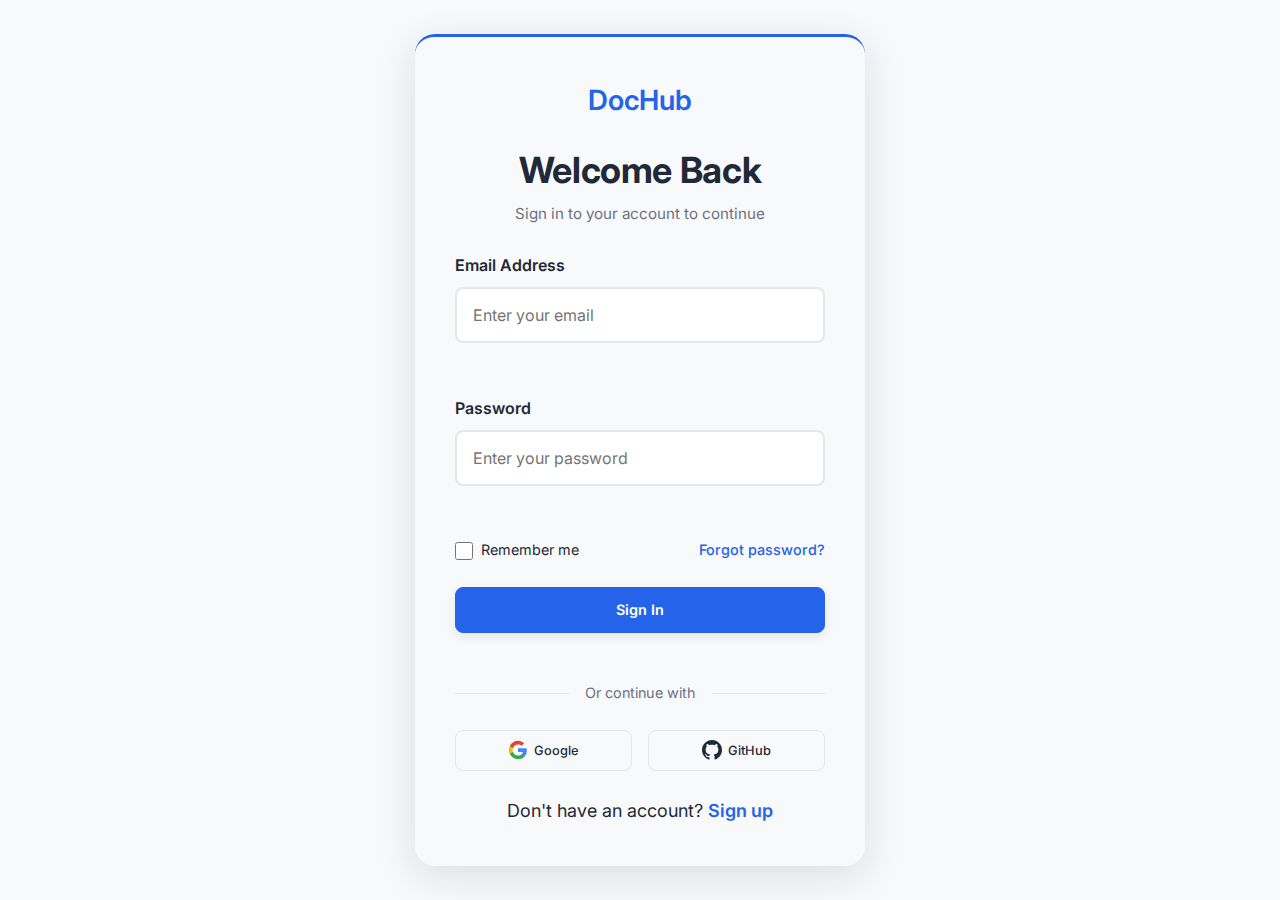
<file: Documentationknowledge/login.html>
<!DOCTYPE html>
<html lang="en">
<head>
    <meta charset="UTF-8">
    <meta name="viewport" content="width=device-width, initial-scale=1.0">
    <meta name="description" content="Login to Documentation Hub">
    <title>Login - Documentation Hub</title>
    <link rel="icon" type="image/svg+xml" href="data:image/svg+xml,%3Csvg xmlns='http://www.w3.org/2000/svg' viewBox='0 0 100 100'%3E%3Ctext y='.9em' font-size='90'%3E📚%3C/text%3E%3C/svg%3E">
    <link rel="preconnect" href="https://fonts.googleapis.com">
    <link rel="preconnect" href="https://fonts.gstatic.com" crossorigin>
    <link href="https://fonts.googleapis.com/css2?family=Inter:wght@400;500;600;700&display=swap" rel="stylesheet">
    <link rel="stylesheet" href="css/style.css">
</head>
<body>
    <div class="auth-page">
        <div class="auth-container">
            <div class="auth-card">
                <a href="index.html" class="auth-logo">
                    <span class="logo-text">DocHub</span>
                </a>
                <h1 class="auth-title">Welcome Back</h1>
                <p class="auth-subtitle">Sign in to your account to continue</p>
                
                <form class="auth-form" id="loginForm">
                    <div class="form-group">
                        <label for="loginEmail">Email Address</label>
                        <input type="email" id="loginEmail" name="email" placeholder="Enter your email" required>
                        <span class="error-message"></span>
                    </div>
                    
                    <div class="form-group">
                        <label for="loginPassword">Password</label>
                        <input type="password" id="loginPassword" name="password" placeholder="Enter your password" required>
                        <span class="error-message"></span>
                    </div>
                    
                    <div class="form-options">
                        <label class="checkbox-label">
                            <input type="checkbox" name="remember">
                            <span>Remember me</span>
                        </label>
                        <a href="#forgot-password" class="forgot-link">Forgot password?</a>
                    </div>
                    
                    <button type="submit" class="btn btn-primary btn-auth">Sign In</button>
                    
                    <div class="auth-divider">
                        <span>Or continue with</span>
                    </div>
                    
                    <div class="social-auth">
                        <button type="button" class="btn-social" aria-label="Sign in with Google">
                            <svg width="20" height="20" viewBox="0 0 24 24" fill="currentColor">
                                <path d="M22.56 12.25c0-.78-.07-1.53-.2-2.25H12v4.26h5.92c-.26 1.37-1.04 2.53-2.21 3.31v2.77h3.57c2.08-1.92 3.28-4.74 3.28-8.09z" fill="#4285F4"/>
                                <path d="M12 23c2.97 0 5.46-.98 7.28-2.66l-3.57-2.77c-.98.66-2.23 1.06-3.71 1.06-2.86 0-5.29-1.93-6.16-4.53H2.18v2.84C3.99 20.53 7.7 23 12 23z" fill="#34A853"/>
                                <path d="M5.84 14.09c-.22-.66-.35-1.36-.35-2.09s.13-1.43.35-2.09V7.07H2.18C1.43 8.55 1 10.22 1 12s.43 3.45 1.18 4.93l2.85-2.22.81-.62z" fill="#FBBC05"/>
                                <path d="M12 5.38c1.62 0 3.06.56 4.21 1.64l3.15-3.15C17.45 2.09 14.97 1 12 1 7.7 1 3.99 3.47 2.18 7.07l3.66 2.84c.87-2.6 3.3-4.53 6.16-4.53z" fill="#EA4335"/>
                            </svg>
                            Google
                        </button>
                        <button type="button" class="btn-social" aria-label="Sign in with GitHub">
                            <svg width="20" height="20" viewBox="0 0 24 24" fill="currentColor">
                                <path d="M12 0c-6.626 0-12 5.373-12 12 0 5.302 3.438 9.8 8.207 11.387.599.111.793-.261.793-.577v-2.234c-3.338.726-4.033-1.416-4.033-1.416-.546-1.387-1.333-1.756-1.333-1.756-1.089-.745.083-.729.083-.729 1.205.084 1.839 1.237 1.839 1.237 1.07 1.834 2.807 1.304 3.492.997.107-.775.418-1.305.762-1.604-2.665-.305-5.467-1.334-5.467-5.931 0-1.311.469-2.381 1.236-3.221-.124-.303-.535-1.524.117-3.176 0 0 1.008-.322 3.301 1.23.957-.266 1.983-.399 3.003-.404 1.02.005 2.047.138 3.006.404 2.291-1.552 3.297-1.23 3.297-1.23.653 1.653.242 2.874.118 3.176.77.84 1.235 1.911 1.235 3.221 0 4.609-2.807 5.624-5.479 5.921.43.372.823 1.102.823 2.222v3.293c0 .319.192.694.801.576 4.765-1.589 8.199-6.086 8.199-11.386 0-6.627-5.373-12-12-12z"/>
                            </svg>
                            GitHub
                        </button>
                    </div>
                    
                    <div class="auth-footer">
                        <p>Don't have an account? <a href="register.html">Sign up</a></p>
                    </div>
                    
                    <div class="form-message" id="formMessage"></div>
                </form>
            </div>
        </div>
    </div>

    <script src="js/main.js"></script>
</body>
</html>
</file>
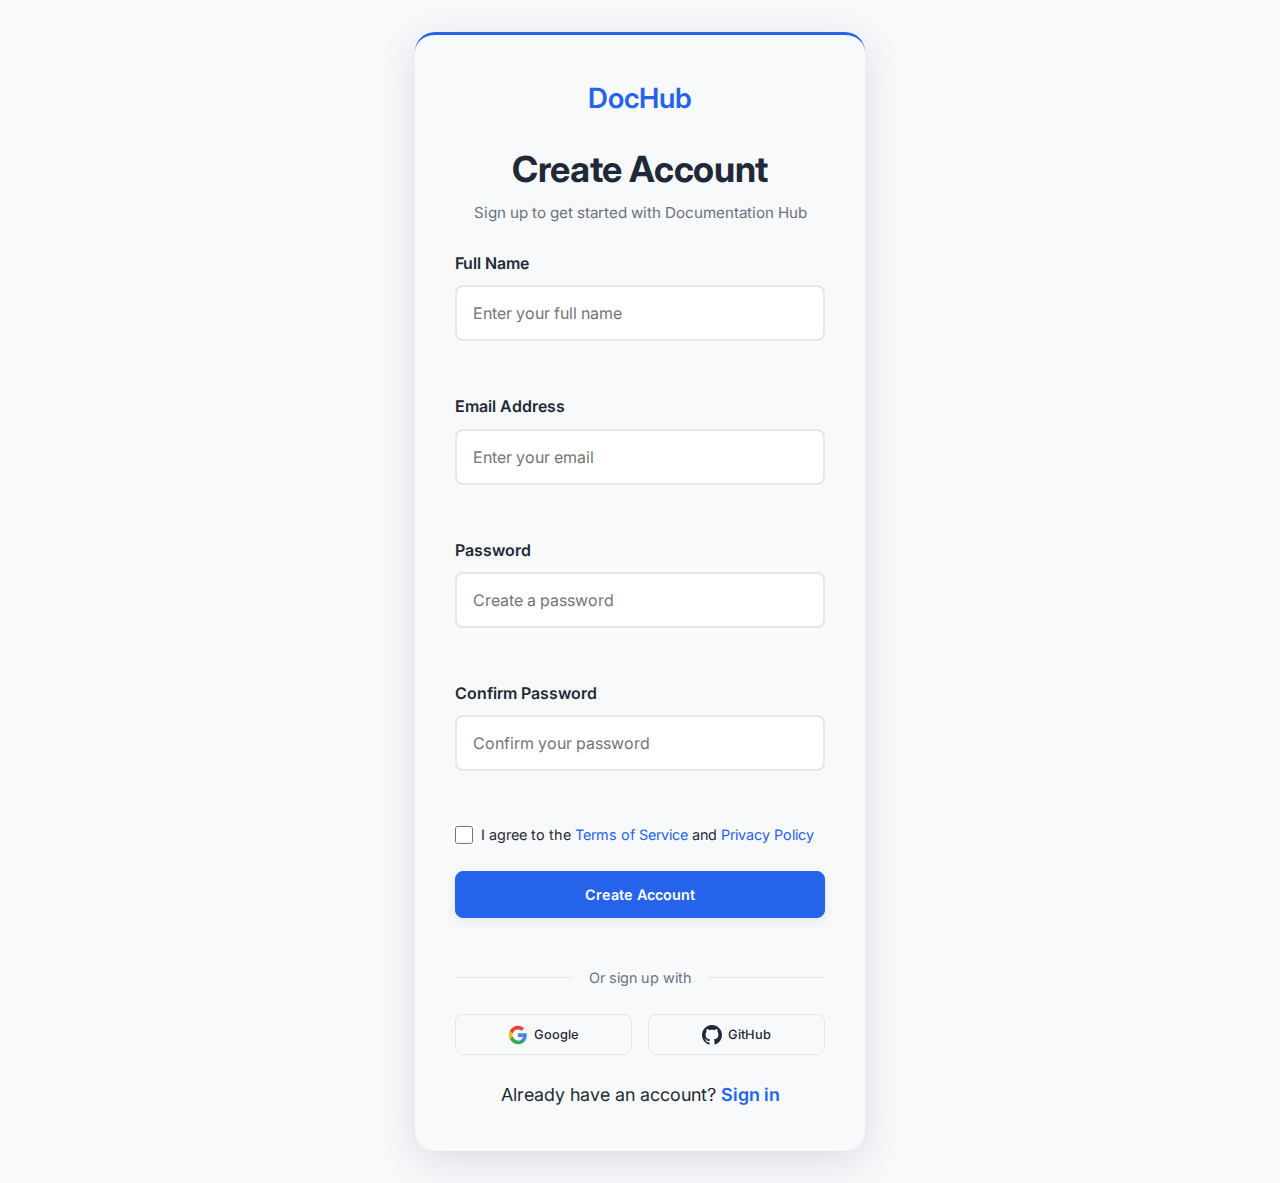
<file: Documentationknowledge/register.html>
<!DOCTYPE html>
<html lang="en">
<head>
    <meta charset="UTF-8">
    <meta name="viewport" content="width=device-width, initial-scale=1.0">
    <meta name="description" content="Create an account - Documentation Hub">
    <title>Register - Documentation Hub</title>
    <link rel="icon" type="image/svg+xml" href="data:image/svg+xml,%3Csvg xmlns='http://www.w3.org/2000/svg' viewBox='0 0 100 100'%3E%3Ctext y='.9em' font-size='90'%3E📚%3C/text%3E%3C/svg%3E">
    <link rel="preconnect" href="https://fonts.googleapis.com">
    <link rel="preconnect" href="https://fonts.gstatic.com" crossorigin>
    <link href="https://fonts.googleapis.com/css2?family=Inter:wght@400;500;600;700&display=swap" rel="stylesheet">
    <link rel="stylesheet" href="css/style.css">
</head>
<body>
    <div class="auth-page">
        <div class="auth-container">
            <div class="auth-card">
                <a href="index.html" class="auth-logo">
                    <span class="logo-text">DocHub</span>
                </a>
                <h1 class="auth-title">Create Account</h1>
                <p class="auth-subtitle">Sign up to get started with Documentation Hub</p>
                
                <form class="auth-form" id="registerForm">
                    <div class="form-group">
                        <label for="registerName">Full Name</label>
                        <input type="text" id="registerName" name="name" placeholder="Enter your full name" required>
                        <span class="error-message"></span>
                    </div>
                    
                    <div class="form-group">
                        <label for="registerEmail">Email Address</label>
                        <input type="email" id="registerEmail" name="email" placeholder="Enter your email" required>
                        <span class="error-message"></span>
                    </div>
                    
                    <div class="form-group">
                        <label for="registerPassword">Password</label>
                        <input type="password" id="registerPassword" name="password" placeholder="Create a password" required>
                        <span class="error-message"></span>
                    </div>
                    
                    <div class="form-group">
                        <label for="registerConfirmPassword">Confirm Password</label>
                        <input type="password" id="registerConfirmPassword" name="confirmPassword" placeholder="Confirm your password" required>
                        <span class="error-message"></span>
                    </div>
                    
                    <div class="form-options">
                        <label class="checkbox-label">
                            <input type="checkbox" name="terms" required>
                            <span>I agree to the <a href="#terms">Terms of Service</a> and <a href="#privacy">Privacy Policy</a></span>
                        </label>
                    </div>
                    
                    <button type="submit" class="btn btn-primary btn-auth">Create Account</button>
                    
                    <div class="auth-divider">
                        <span>Or sign up with</span>
                    </div>
                    
                    <div class="social-auth">
                        <button type="button" class="btn-social" aria-label="Sign up with Google">
                            <svg width="20" height="20" viewBox="0 0 24 24" fill="currentColor">
                                <path d="M22.56 12.25c0-.78-.07-1.53-.2-2.25H12v4.26h5.92c-.26 1.37-1.04 2.53-2.21 3.31v2.77h3.57c2.08-1.92 3.28-4.74 3.28-8.09z" fill="#4285F4"/>
                                <path d="M12 23c2.97 0 5.46-.98 7.28-2.66l-3.57-2.77c-.98.66-2.23 1.06-3.71 1.06-2.86 0-5.29-1.93-6.16-4.53H2.18v2.84C3.99 20.53 7.7 23 12 23z" fill="#34A853"/>
                                <path d="M5.84 14.09c-.22-.66-.35-1.36-.35-2.09s.13-1.43.35-2.09V7.07H2.18C1.43 8.55 1 10.22 1 12s.43 3.45 1.18 4.93l2.85-2.22.81-.62z" fill="#FBBC05"/>
                                <path d="M12 5.38c1.62 0 3.06.56 4.21 1.64l3.15-3.15C17.45 2.09 14.97 1 12 1 7.7 1 3.99 3.47 2.18 7.07l3.66 2.84c.87-2.6 3.3-4.53 6.16-4.53z" fill="#EA4335"/>
                            </svg>
                            Google
                        </button>
                        <button type="button" class="btn-social" aria-label="Sign up with GitHub">
                            <svg width="20" height="20" viewBox="0 0 24 24" fill="currentColor">
                                <path d="M12 0c-6.626 0-12 5.373-12 12 0 5.302 3.438 9.8 8.207 11.387.599.111.793-.261.793-.577v-2.234c-3.338.726-4.033-1.416-4.033-1.416-.546-1.387-1.333-1.756-1.333-1.756-1.089-.745.083-.729.083-.729 1.205.084 1.839 1.237 1.839 1.237 1.07 1.834 2.807 1.304 3.492.997.107-.775.418-1.305.762-1.604-2.665-.305-5.467-1.334-5.467-5.931 0-1.311.469-2.381 1.236-3.221-.124-.303-.535-1.524.117-3.176 0 0 1.008-.322 3.301 1.23.957-.266 1.983-.399 3.003-.404 1.02.005 2.047.138 3.006.404 2.291-1.552 3.297-1.23 3.297-1.23.653 1.653.242 2.874.118 3.176.77.84 1.235 1.911 1.235 3.221 0 4.609-2.807 5.624-5.479 5.921.43.372.823 1.102.823 2.222v3.293c0 .319.192.694.801.576 4.765-1.589 8.199-6.086 8.199-11.386 0-6.627-5.373-12-12-12z"/>
                            </svg>
                            GitHub
                        </button>
                    </div>
                    
                    <div class="auth-footer">
                        <p>Already have an account? <a href="login.html">Sign in</a></p>
                    </div>
                    
                    <div class="form-message" id="formMessage"></div>
                </form>
            </div>
        </div>
    </div>

    <script src="js/main.js"></script>
</body>
</html>
</file>
<file: Documentationknowledge/css/style.css>
/* ============================================
   DOCUMENTATION HUB - PROFESSIONAL UI STYLES
   Light/Dark themes with clean typography
   ============================================ */

/* CSS Variables */
:root {
    --primary: #ffffff;
    --secondary: #2563eb;
    --accent: #f8f9fb;
    --text: #1f2937;
    --muted: #6b7280;
    --subtle: #e5e7eb;
    --highlight: #1d4ed8;
    --on-accent: #ffffff;
    --shadow-soft: rgba(15, 23, 42, 0.08);
    --shadow-medium: rgba(15, 23, 42, 0.12);
    --shadow-strong: rgba(15, 23, 42, 0.18);
    --font-sans: "Inter", system-ui, -apple-system, "Segoe UI", sans-serif;
    --font-mono: ui-monospace, SFMono-Regular, Menlo, Monaco, Consolas, "Liberation Mono", "Courier New", monospace;
    color-scheme: light;
}

/* Reset & Base Styles */
* {
    margin: 0;
    padding: 0;
    box-sizing: border-box;
}

html {
    scroll-behavior: smooth;
}

body {
    font-family: var(--font-sans);
    color: var(--text);
    background-color: var(--primary);
    line-height: 1.7;
    font-size: 16px;
    overflow-x: hidden;
    -webkit-font-smoothing: antialiased;
    text-rendering: optimizeLegibility;
}

.container {
    max-width: 1200px;
    margin: 0 auto;
    padding: 0 20px;
}

/* Typography */
h1, h2, h3, h4, h5, h6 {
    font-family: var(--font-sans);
    font-weight: 600;
    line-height: 1.25;
    color: var(--text);
    letter-spacing: -0.01em;
}

h1 {
    font-size: clamp(2.5rem, 5vw, 4rem);
    font-weight: 700;
}

h2 {
    font-size: clamp(2rem, 4vw, 3rem);
    font-weight: 600;
    margin-bottom: 1rem;
}

h3 {
    font-size: clamp(1.5rem, 3vw, 2rem);
    font-weight: 500;
}

p {
    font-size: clamp(1rem, 1.5vw, 1.125rem);
    line-height: 1.75;
    color: var(--text);
}

a {
    color: var(--secondary);
    text-decoration: none;
    transition: color 0.2s ease;
}

a:hover {
    color: var(--highlight);
}

a:focus-visible {
    outline: 2px solid var(--highlight);
    outline-offset: 2px;
}

/* Section Styles */
.section {
    padding: 80px 0;
    position: relative;
    scroll-margin-top: 100px;
}

.section-title {
    margin-bottom: 1rem;
    text-align: center !important;
}

.section-subtitle {
    text-align: center;
    color: var(--muted);
    margin-bottom: 3rem;
    font-size: clamp(1rem, 1.5vw, 1.25rem);
}

/* ============================================
   NAVBAR
   ============================================ */
.navbar {
    position: fixed;
    top: 0;
    left: 0;
    right: 0;
    background-color: var(--primary);
    backdrop-filter: blur(10px);
    z-index: 1000;
    padding: 1rem 0;
    transition: all 0.3s ease;
    box-shadow: 0 2px 10px var(--shadow-soft);
    border-bottom: 1px solid var(--subtle);
}

.navbar.scrolled {
    background-color: var(--primary);
    box-shadow: 0 4px 20px var(--shadow-medium);
}

.nav-wrapper {
    display: flex;
    justify-content: space-between;
    align-items: center;
    gap: 2rem;
}

.logo {
    text-decoration: none;
    font-family: var(--font-sans);
    font-size: 1.75rem;
    font-weight: 600;
    color: var(--text);
    transition: transform 0.3s ease;
}

.logo:hover {
    transform: scale(1.05);
}

.nav-menu {
    display: flex;
    list-style: none;
    gap: 2rem;
    align-items: center;
}

.nav-link {
    text-decoration: none;
    color: var(--text);
    font-weight: 500;
    font-size: 1rem;
    position: relative;
    padding: 0.5rem 0;
    transition: color 0.3s ease;
}

.nav-link::after {
    content: '';
    position: absolute;
    bottom: 0;
    left: 0;
    width: 0;
    height: 2px;
    background: var(--secondary);
    transition: width 0.3s ease;
}

.nav-link:hover {
    color: var(--highlight);
}

.nav-link.active {
    color: var(--secondary);
}

.nav-link:hover::after,
.nav-link.active::after {
    width: 100%;
}

/* Dropdown Menu */
.nav-dropdown {
    position: relative;
}

.dropdown-toggle {
    display: flex;
    align-items: center;
    gap: 0.5rem;
}

.dropdown-toggle::after {
    content: '';
    width: 0;
    height: 0;
    border-left: 5px solid transparent;
    border-right: 5px solid transparent;
    border-top: 5px solid currentColor;
    transition: transform 0.3s ease;
    margin-left: 0.25rem;
}

.nav-dropdown:hover .dropdown-toggle::after {
    transform: rotate(180deg);
}

.dropdown-menu {
    position: absolute;
    top: 100%;
    left: 0;
    background: var(--accent);
    border-radius: 10px;
    box-shadow: 0 10px 30px var(--shadow-medium);
    list-style: none;
    padding: 0.5rem 0;
    margin-top: 0.5rem;
    min-width: 150px;
    opacity: 0;
    visibility: hidden;
    transform: translateY(-10px);
    transition: all 0.3s ease;
    z-index: 1000;
    border: 1px solid var(--subtle);
}

.nav-dropdown:hover .dropdown-menu {
    opacity: 1;
    visibility: visible;
    transform: translateY(0);
}

.dropdown-item {
    display: block;
    padding: 0.75rem 1.5rem;
    color: var(--text);
    text-decoration: none;
    font-weight: 500;
    font-size: 0.95rem;
    transition: all 0.3s ease;
}

.dropdown-item:hover {
    background: var(--primary);
    color: var(--highlight);
}

.dropdown-item.active {
    background: var(--primary);
    color: var(--secondary);
    font-weight: 600;
}

.nav-actions {
    display: flex;
    align-items: center;
    justify-content: flex-end;
    gap: 0.5rem;
    flex-wrap: nowrap;
}

.theme-toggle {
    background: none;
    border: 1px solid var(--subtle);
    border-radius: 50%;
    width: 40px;
    height: 40px;
    display: flex;
    align-items: center;
    justify-content: center;
    cursor: pointer;
    color: var(--secondary);
    transition: all 0.3s ease;
}

.theme-toggle:hover {
    background: var(--secondary);
    color: var(--on-accent);
    transform: rotate(15deg);
}

.mobile-menu-toggle {
    display: none;
    flex-direction: column;
    gap: 5px;
    background: none;
    border: none;
    cursor: pointer;
    padding: 0.5rem;
}

.mobile-menu-toggle span {
    width: 25px;
    height: 2px;
    background: var(--secondary);
    transition: all 0.3s ease;
}

.mobile-nav-buttons {
    display: none;
}

/* ============================================
   HERO SECTION
   ============================================ */
.hero {
    min-height: 100vh;
    display: flex;
    align-items: center;
    justify-content: center;
    position: relative;
    padding-top: 80px;
    overflow: hidden;
}

.hero-background {
    position: absolute;
    top: 0;
    left: 0;
    right: 0;
    bottom: 0;
    background: linear-gradient(135deg, var(--primary) 0%, var(--subtle) 100%);
    opacity: 0.5;
    z-index: -1;
}

.hero-background::before {
    content: '';
    position: absolute;
    top: -50%;
    right: -50%;
    width: 200%;
    height: 200%;
    background: radial-gradient(circle, var(--shadow-soft) 0%, transparent 70%);
    animation: float 20s ease-in-out infinite;
}

@keyframes float {
    0%, 100% { transform: translate(0, 0) rotate(0deg); }
    50% { transform: translate(-30px, -30px) rotate(180deg); }
}

.hero-content {
    text-align: center;
    max-width: 800px;
    margin: 0 auto;
    z-index: 1;
}

.hero-title {
    margin-bottom: 1.5rem;
    text-align: center !important;
}

.hero-subtitle {
    font-size: clamp(1.125rem, 2vw, 1.5rem);
    color: var(--text);
    opacity: 0.8;
    margin-bottom: 2.5rem;
    line-height: 1.8;
}

.hero-search {
    position: relative;
    max-width: 600px;
    margin: 0 auto 2.5rem;
}

.hero-search input {
    width: 100%;
    padding: 1.25rem 4rem 1.25rem 2rem;
    border: 2px solid var(--subtle);
    border-radius: 50px;
    background: var(--accent);
    font-size: 1.125rem;
    box-shadow: 0 10px 30px var(--shadow-soft);
    transition: all 0.3s ease;
}

.hero-search input:focus {
    outline: none;
    border-color: var(--secondary);
    box-shadow: 0 15px 40px var(--shadow-medium);
}

.search-btn {
    position: absolute;
    right: 1rem;
    top: 50%;
    transform: translateY(-50%);
    background: linear-gradient(135deg, var(--secondary), var(--highlight));
    border: none;
    border-radius: 50%;
    width: 38px;
    height: 38px;
    display: flex;
    align-items: center;
    justify-content: center;
    cursor: pointer;
    color: var(--on-accent);
    transition: all 0.3s ease;
}

.search-btn:hover {
    transform: translateY(-50%) scale(1.1);
    box-shadow: 0 5px 15px var(--shadow-medium);
}

.hero-cta {
    display: flex;
    gap: 1.5rem;
    justify-content: center;
    flex-wrap: wrap;
}

/* ============================================
   BUTTONS
   ============================================ */
.btn {
    display: inline-block;
    padding: 10px 20px;
    border-radius: 8px;
    text-decoration: none;
    font-weight: 600;
    font-size: 0.95rem;
    text-transform: none;
    letter-spacing: normal;
    transition: all 0.3s ease;
    border: none;
    cursor: pointer;
    font-family: var(--font-sans);
}

.btn-primary {
    background: var(--secondary);
    color: #ffffff;
    border: 1px solid var(--secondary);
    box-shadow: 0 4px 12px var(--shadow-soft);
}

.btn-primary:hover {
    transform: translateY(-2px) scale(1.05);
    box-shadow: 0 8px 20px var(--shadow-medium);
    background: var(--highlight);
    border-color: var(--highlight);
    color: var(--on-accent);
}

.btn-secondary {
    background: var(--accent);
    color: var(--text);
    border: 1px solid var(--subtle);
    box-shadow: 0 5px 15px var(--shadow-soft);
}

.btn-secondary:hover {
    transform: translateY(-2px) scale(1.05);
    background: var(--primary);
    color: var(--secondary);
    border-color: var(--secondary);
    box-shadow: 0 8px 25px var(--shadow-medium);
}

/* Navbar Buttons */
.btn-login,
a.btn-login {
    background: var(--subtle);
    color: var(--text);
    border: 1px solid var(--subtle);
    padding: 0.5rem 1rem;
    border-radius: 6px;
    font-weight: 500;
    font-size: 0.85rem;
    box-shadow: none;
    text-transform: none;
    letter-spacing: normal;
    transition: all 0.3s ease;
    text-decoration: none;
    display: inline-flex;
    align-items: center;
    justify-content: center;
    white-space: nowrap;
    height: 36px;
    line-height: 1;
}

.btn-login:hover,
a.btn-login:hover {
    background: var(--primary);
    border-color: var(--highlight);
    color: var(--text);
    transform: translateY(-1px);
    box-shadow: 0 2px 8px var(--shadow-soft);
}

.btn-register,
a.btn-register {
    background: var(--accent);
    color: var(--secondary);
    border: 1.5px solid var(--secondary);
    padding: 0.5rem 1rem;
    border-radius: 6px;
    font-weight: 500;
    font-size: 0.85rem;
    box-shadow: none;
    text-transform: none;
    letter-spacing: normal;
    transition: all 0.3s ease;
    text-decoration: none;
    display: inline-flex;
    align-items: center;
    justify-content: center;
    white-space: nowrap;
    height: 36px;
    line-height: 1;
}

.btn-register:hover,
a.btn-register:hover {
    background: var(--primary);
    color: var(--secondary);
    border-color: var(--secondary);
    transform: translateY(-1px);
    box-shadow: 0 2px 8px var(--shadow-soft);
}

.btn-dashboard,
a.btn-dashboard {
    background: var(--secondary);
    color: var(--on-accent);
    border: 1px solid var(--secondary);
    padding: 0.5rem 1rem;
    border-radius: 6px;
    font-weight: 500;
    font-size: 0.85rem;
    box-shadow: 0 2px 8px var(--shadow-medium);
    text-transform: none;
    letter-spacing: normal;
    transition: all 0.3s ease;
    text-decoration: none;
    display: inline-flex;
    align-items: center;
    justify-content: center;
    white-space: nowrap;
    height: 36px;
    line-height: 1;
}

.btn-dashboard:hover,
a.btn-dashboard:hover {
    background: var(--highlight);
    border-color: var(--highlight);
    transform: translateY(-1px);
    box-shadow: 0 4px 12px var(--shadow-medium);
    color: var(--on-accent);
}

/* ============================================
   GETTING STARTED SECTION
   ============================================ */
.getting-started {
    background: linear-gradient(to bottom, var(--primary), var(--accent));
}

.getting-started-content {
    display: grid;
    gap: 3rem;
}

.steps-grid {
    display: grid;
    grid-template-columns: repeat(auto-fit, minmax(300px, 1fr));
    gap: 2rem;
    justify-content: center;
}

.step-card {
    background: var(--accent);
    padding: 2.5rem;
    border-radius: 15px;
    box-shadow: 0 5px 20px var(--shadow-soft);
    position: relative;
    transition: all 0.3s ease;
    border-top: 3px solid var(--secondary);
    text-align: center;
    overflow: hidden;
}

.step-card::before {
    content: '';
    position: absolute;
    top: 0;
    left: 0;
    right: 0;
    height: 3px;
    background: linear-gradient(90deg, var(--secondary), var(--highlight));
    border-radius: 15px 15px 0 0;
}

.step-card:hover {
    transform: translateY(-10px);
    box-shadow: 0 15px 40px var(--shadow-medium);
}

.step-number {
    font-family: var(--font-sans);
    font-size: 3rem;
    font-weight: 700;
    color: var(--secondary);
    opacity: 0.2;
    margin-bottom: 1rem;
    position: absolute;
    top: 1rem;
    right: 1rem;
    line-height: 1;
    z-index: 0;
    pointer-events: none;
}

.step-card h3 {
    margin-bottom: 1rem;
    color: var(--text);
    position: relative;
    z-index: 1;
}

.step-card p {
    margin-bottom: 1.5rem;
    color: var(--text);
    opacity: 0.8;
    position: relative;
    z-index: 1;
}

.code-block {
    position: relative;
    background: var(--accent);
    padding: 1rem;
    border-radius: 8px;
    border-left: 3px solid var(--secondary);
    border: 1px solid var(--subtle);
}

.code-block code {
    font-family: var(--font-mono);
    font-size: 0.9rem;
    color: var(--text);
    display: block;
    white-space: pre-wrap;
    word-break: break-all;
}

.copy-btn {
    position: absolute;
    top: 0.5rem;
    right: 0.5rem;
    background: var(--secondary);
    color: var(--on-accent);
    border: none;
    border-radius: 5px;
    padding: 0.4rem;
    cursor: pointer;
    transition: all 0.3s ease;
    display: flex;
    align-items: center;
    justify-content: center;
    width: 28px;
    height: 28px;
}

.copy-btn:hover {
    background: var(--highlight);
    transform: scale(1.1);
}

.video-tutorial {
    margin-top: 2rem;
}

.video-placeholder {
    position: relative;
    border-radius: 15px;
    overflow: hidden;
    box-shadow: 0 10px 30px var(--shadow-medium);
    cursor: pointer;
    transition: all 0.3s ease;
}

.video-placeholder:hover {
    transform: scale(1.02);
    box-shadow: 0 15px 40px var(--shadow-strong);
}

.video-placeholder img {
    width: 100%;
    height: auto;
    display: block;
    filter: brightness(0.9);
    transition: all 0.3s ease;
}

.video-placeholder:hover img {
    filter: brightness(1);
    transform: scale(1.05);
}

.play-button {
    position: absolute;
    top: 50%;
    left: 50%;
    transform: translate(-50%, -50%);
    width: 80px;
    height: 80px;
    background: rgba(255, 255, 255, 0.9);
    border-radius: 50%;
    display: flex;
    align-items: center;
    justify-content: center;
    color: var(--secondary);
    transition: all 0.3s ease;
}

.video-placeholder:hover .play-button {
    transform: translate(-50%, -50%) scale(1.1);
    background: var(--accent);
}

/* ============================================
   DOCUMENTATION SECTION
   ============================================ */
.documentation {
    background: var(--accent);
}

.docs-grid {
    display: grid;
    grid-template-columns: repeat(auto-fit, minmax(280px, 1fr));
    gap: 2rem;
}

.doc-card {
    background: var(--accent);
    padding: 2.5rem;
    border-radius: 15px;
    text-decoration: none;
    color: var(--text);
    box-shadow: 0 5px 20px var(--shadow-soft);
    transition: all 0.3s ease;
    border-top: 3px solid var(--secondary);
    display: flex;
    flex-direction: column;
    height: 100%;
}

.doc-card:hover {
    transform: translateY(-10px);
    box-shadow: 0 15px 40px var(--shadow-medium);
}

.doc-icon {
    color: var(--secondary);
    margin-bottom: 1.5rem;
    transition: transform 0.3s ease;
    display: flex;
    align-items: center;
    justify-content: center;
}

.doc-card:hover .doc-icon {
    transform: scale(1.1) rotate(5deg);
}

.doc-card h3 {
    margin-bottom: 1rem;
    color: var(--text);
}

.doc-card p {
    margin-bottom: 1.5rem;
    flex-grow: 1;
    opacity: 0.8;
}

.doc-link {
    color: var(--secondary);
    font-weight: 600;
    display: inline-block;
    text-align: center;
    align-self: center;
    transition: transform 0.3s ease;
}

.doc-card:hover .doc-link {
    transform: translateX(5px);
}

/* ============================================
   API REFERENCE SECTION
   ============================================ */
.api-reference {
    background: linear-gradient(to bottom, var(--accent), var(--primary));
}

.api-content {
    max-width: 900px;
    margin: 0 auto;
}

.api-auth {
    margin-bottom: 3rem;
}

.api-auth h3,
.api-endpoints h3 {
    margin-bottom: 1rem;
    text-align: left;
}

.api-auth p {
    margin-bottom: 1.5rem;
}

.endpoint-list {
    display: flex;
    flex-direction: column;
    gap: 2rem;
}

.endpoint-item {
    background: var(--accent);
    padding: 2rem;
    border-radius: 15px;
    box-shadow: 0 5px 20px var(--shadow-soft);
    border-top: 3px solid var(--secondary);
    transition: all 0.3s ease;
}

.endpoint-item:hover {
    transform: translateY(-5px);
    box-shadow: 0 10px 30px var(--shadow-medium);
}

.endpoint-header {
    display: flex;
    align-items: center;
    gap: 1rem;
    margin-bottom: 1rem;
}

.method {
    padding: 0.5rem 1rem;
    border-radius: 5px;
    font-weight: 600;
    font-size: 0.875rem;
    text-transform: uppercase;
    color: var(--on-accent);
}

.method.get {
    background: #10b981;
}

.method.post {
    background: #3b82f6;
}

.method.put {
    background: #f59e0b;
}

.method.delete {
    background: #ef4444;
}

.endpoint-path {
    font-family: var(--font-mono);
    font-weight: 600;
    color: var(--text);
}

.endpoint-desc {
    margin-bottom: 1.5rem;
    opacity: 0.8;
}

.code-example {
    margin-top: 1.5rem;
}

.code-tabs {
    display: flex;
    gap: 0.5rem;
    margin-bottom: 1rem;
}

.code-tab {
    padding: 0.5rem 1.5rem;
    background: var(--primary);
    border: 1px solid var(--subtle);
    border-radius: 5px 5px 0 0;
    cursor: pointer;
    font-weight: 500;
    transition: all 0.3s ease;
}

.code-tab.active {
    background: var(--secondary);
    color: var(--on-accent);
    border-color: var(--secondary);
}

.code-content {
    position: relative;
}

.code-panel {
    display: none;
    background: var(--primary);
    padding: 1.5rem;
    border-radius: 0 8px 8px 8px;
    border-left: 3px solid var(--secondary);
}

.code-panel.active {
    display: block;
}

.code-panel pre {
    margin: 0;
    font-family: var(--font-mono);
    font-size: 0.9rem;
    color: var(--text);
    white-space: pre-wrap;
    word-wrap: break-word;
}

/* ============================================
   FAQ SECTION
   ============================================ */
.faq {
    background: var(--accent);
}

.faq-search {
    position: relative;
    max-width: 500px;
    margin: 0 auto 3rem;
}

.faq-search input {
    width: 100%;
    padding: 1rem 3rem 1rem 1.5rem;
    border: 2px solid var(--subtle);
    border-radius: 50px;
    background: var(--primary);
    font-size: 1rem;
    transition: all 0.3s ease;
}

.faq-search input:focus {
    outline: none;
    border-color: var(--secondary);
    box-shadow: 0 5px 15px var(--shadow-soft);
}

.faq-search .search-icon {
    position: absolute;
    right: 1.5rem;
    top: 50%;
    transform: translateY(-50%);
    color: var(--secondary);
    pointer-events: none;
}

.faq-list {
    max-width: 800px;
    margin: 0 auto;
}

.faq-item {
    background: var(--accent);
    margin-bottom: 1rem;
    border-radius: 15px;
    box-shadow: 0 3px 15px var(--shadow-soft);
    overflow: hidden;
    transition: all 0.3s ease;
    border-top: 3px solid var(--secondary);
}

.faq-item:hover {
    box-shadow: 0 5px 20px var(--shadow-medium);
}

.faq-question {
    width: 100%;
    padding: 1.5rem;
    background: none;
    border: none;
    text-align: left;
    font-size: 1.125rem;
    font-weight: 600;
    color: var(--text);
    cursor: pointer;
    display: flex;
    justify-content: space-between;
    align-items: center;
    gap: 1rem;
    font-family: var(--font-sans);
}

.faq-icon {
    color: var(--secondary);
    transition: transform 0.3s ease;
    flex-shrink: 0;
}

.faq-item.active .faq-icon {
    transform: rotate(180deg);
}

.faq-answer {
    max-height: 0;
    overflow: hidden;
    transition: max-height 0.3s ease;
}

.faq-item.active .faq-answer {
    max-height: 500px;
}

.faq-answer p {
    padding: 0 1.5rem 1.5rem;
    opacity: 0.8;
    line-height: 1.8;
}

/* ============================================
   CONTACT SECTION
   ============================================ */
.contact {
    background: linear-gradient(to bottom, var(--primary), var(--accent));
}

.contact-content {
    display: grid;
    grid-template-columns: 1fr 1.5fr;
    gap: 4rem;
    max-width: 1000px;
    margin: 0 auto;
}

.contact-info {
    display: flex;
    flex-direction: column;
    gap: 2rem;
}

.contact-item {
    display: flex;
    gap: 1.5rem;
    align-items: flex-start;
}

.contact-icon {
    width: 50px;
    height: 50px;
    background: linear-gradient(135deg, var(--secondary), var(--highlight));
    border-radius: 50%;
    display: flex;
    align-items: center;
    justify-content: center;
    color: var(--on-accent);
    flex-shrink: 0;
}

.contact-item h3 {
    margin-bottom: 0.5rem;
    font-size: 1.25rem;
}

.contact-item a {
    color: var(--secondary);
    text-decoration: none;
    transition: color 0.3s ease;
}

.contact-item a:hover {
    color: var(--highlight);
}

.community-links {
    margin-top: 2rem;
    padding-top: 2rem;
    border-top: 1px solid var(--subtle);
}

.community-links h3 {
    margin-bottom: 1rem;
}

.social-links {
    display: flex;
    gap: 1rem;
}

.social-link {
    width: 45px;
    height: 45px;
    border-radius: 50%;
    display: flex;
    align-items: center;
    justify-content: center;
    background: var(--primary);
    color: var(--secondary);
    transition: all 0.3s ease;
    text-decoration: none;
}

.social-link:hover {
    transform: translateY(-5px) scale(1.1);
    background: var(--secondary);
    color: var(--on-accent);
}

.social-link.discord:hover {
    background: #5865F2;
    color: var(--on-accent);
}

.social-link.github:hover {
    background: #333;
    color: var(--on-accent);
}

.social-link.twitter:hover {
    background: #1DA1F2;
    color: var(--on-accent);
}

.contact-form {
    background: var(--accent);
    padding: 2.5rem;
    border-radius: 15px;
    box-shadow: 0 10px 30px var(--shadow-medium);
    border-top: 3px solid var(--secondary);
}

.contact-form button {
    display: block;
    margin: 0 auto;
}

.form-group {
    margin-bottom: 1.5rem;
}

.form-group label {
    display: block;
    margin-bottom: 0.5rem;
    font-weight: 600;
    color: var(--text);
}

.form-group input,
.form-group textarea {
    width: 100%;
    padding: 1rem;
    border: 2px solid var(--subtle);
    border-radius: 8px;
    font-family: var(--font-sans);
    font-size: 1rem;
    transition: all 0.3s ease;
    background: var(--primary);
}

.form-group input:focus,
.form-group textarea:focus {
    outline: none;
    border-color: var(--secondary);
    box-shadow: 0 0 0 3px var(--shadow-soft);
}

.form-group textarea {
    resize: vertical;
    min-height: 120px;
}

.error-message {
    display: block;
    color: #ef4444;
    font-size: 0.875rem;
    margin-top: 0.5rem;
    min-height: 1.25rem;
}

.form-message {
    margin-top: 1rem;
    padding: 1rem;
    border-radius: 8px;
    text-align: center;
    font-weight: 500;
    display: none;
}

.form-message.success {
    background: #d1fae5;
    color: #065f46;
    display: block;
}

.form-message.error {
    background: #fee2e2;
    color: #991b1b;
    display: block;
}

/* ============================================
   FOOTER
   ============================================ */
.footer {
    background: linear-gradient(135deg, var(--primary), var(--subtle));
    padding: 4rem 0 2rem;
    border-top: 1px solid var(--subtle);
}

.footer-content {
    display: grid;
    grid-template-columns: repeat(auto-fit, minmax(250px, 1fr));
    gap: 3rem;
    margin-bottom: 3rem;
}

.footer-logo {
    display: inline-block;
    text-decoration: none;
    font-family: var(--font-sans);
    font-size: 1.75rem;
    font-weight: 600;
    color: var(--secondary);
    margin-bottom: 1rem;
    transition: transform 0.3s ease;
}

.footer-logo:hover {
    transform: scale(1.05);
}

.footer-section h3 {
    font-family: var(--font-sans);
    font-size: 1.5rem;
    margin-bottom: 1.5rem;
    color: var(--secondary);
}

.footer-section p {
    opacity: 0.8;
    line-height: 1.8;
}

.footer-section ul {
    list-style: none;
}

.footer-section ul li {
    margin-bottom: 0.75rem;
}

.footer-section ul li a {
    color: var(--text);
    text-decoration: none;
    transition: color 0.3s ease;
    opacity: 0.8;
}

.footer-section ul li a:hover {
    color: var(--secondary);
    opacity: 1;
}

.footer-bottom {
    display: flex;
    justify-content: space-between;
    align-items: center;
    padding-top: 2rem;
    border-top: 1px solid var(--subtle);
    flex-wrap: wrap;
    gap: 2rem;
}

.footer-social {
    display: flex;
    gap: 1rem;
}

.social-icon {
    width: 40px;
    height: 40px;
    border-radius: 50%;
    display: flex;
    align-items: center;
    justify-content: center;
    background: var(--accent);
    color: var(--secondary);
    text-decoration: none;
    transition: all 0.3s ease;
    box-shadow: 0 3px 10px var(--shadow-soft);
}

.social-icon:hover {
    transform: translateY(-3px) scale(1.1);
    background: var(--secondary);
    color: var(--on-accent);
    box-shadow: 0 5px 15px var(--shadow-medium);
}

.social-icon.facebook:hover {
    background: #1877F2;
    color: var(--on-accent);
}

.social-icon.twitter:hover {
    background: #1DA1F2;
    color: var(--on-accent);
}

.social-icon.instagram:hover {
    background: linear-gradient(45deg, #f09433 0%, #e6683c 25%, #dc2743 50%, #cc2366 75%, #bc1888 100%);
    color: var(--on-accent);
}

.social-icon.linkedin:hover {
    background: #0077b5;
    color: var(--on-accent);
}

.copyright {
    opacity: 0.7;
    font-size: 0.9rem;
}

/* ============================================
   RESPONSIVE DESIGN
   ============================================ */
@media (max-width: 1024px) {
    .nav-menu {
        position: fixed;
        top: 70px;
        left: -100%;
        flex-direction: column;
        background: var(--accent);
        width: 100%;
        padding: 2rem;
        box-shadow: 0 10px 30px var(--shadow-medium);
        transition: left 0.3s ease;
        gap: 1rem;
        align-items: flex-start;
    }

    .nav-menu.active {
        left: 0;
    }

    .mobile-menu-toggle {
        display: flex;
    }

    .mobile-menu-toggle.active span:nth-child(1) {
        transform: rotate(45deg) translate(8px, 8px);
    }

    .mobile-menu-toggle.active span:nth-child(2) {
        opacity: 0;
    }

    .mobile-menu-toggle.active span:nth-child(3) {
        transform: rotate(-45deg) translate(7px, -7px);
    }

    /* Mobile dropdown styles */
    .nav-dropdown {
        width: 100%;
    }

    .dropdown-menu {
        position: static;
        opacity: 1;
        visibility: visible;
        transform: none;
        box-shadow: none;
        border: none;
        background: var(--primary);
        margin-top: 0.5rem;
        padding: 0;
        display: none;
        border-left: 2px solid var(--secondary);
        margin-left: 1rem;
    }

    .nav-dropdown.active .dropdown-menu {
        display: block;
    }

    .dropdown-item {
        padding: 0.75rem 1rem;
    }

    .nav-actions .btn-login,
    .nav-actions .btn-register,
    .nav-actions .btn-dashboard {
        display: none !important;
    }

    .mobile-nav-buttons {
        display: flex !important;
        flex-direction: column;
        gap: 0.75rem;
        margin-top: 1rem;
        padding-top: 1rem;
        border-top: 1px solid var(--subtle);
        width: 100%;
        list-style: none;
    }

    .mobile-nav-buttons .btn-login,
    .mobile-nav-buttons .btn-register,
    .mobile-nav-buttons .btn-dashboard {
        display: block !important;
        text-align: center;
        width: 100%;
    }

    .contact-content {
        grid-template-columns: 1fr;
    }

    .hero-cta {
        flex-direction: column;
        align-items: center;
    }

    .btn {
        width: 100%;
        max-width: 300px;
    }
}

@media (max-width: 768px) {
    .section {
        padding: 60px 0;
    }

    .steps-grid {
        grid-template-columns: 1fr;
    }

    .docs-grid {
        grid-template-columns: 1fr;
    }

    .footer-content {
        grid-template-columns: 1fr;
        gap: 2rem;
    }

    .footer-bottom {
        flex-direction: column;
        text-align: center;
    }

    .hero-search input {
        font-size: 1rem;
    }

    .code-tabs {
        flex-direction: column;
    }

    .code-tab {
        border-radius: 5px;
    }

    .code-panel {
        border-radius: 8px;
    }

    .step-number {
        font-size: 2.5rem;
        top: 0.75rem;
        right: 0.75rem;
    }

    .service-number {
        font-size: 3rem;
        top: 0.75rem;
    }
}

@media (max-width: 480px) {
    .container {
        padding: 0 15px;
    }

    .hero {
        padding-top: 100px;
    }

    .step-card,
    .doc-card,
    .contact-form {
        padding: 1.5rem;
    }

    .endpoint-item {
        padding: 1.5rem;
    }

    .faq-question {
        font-size: 1rem;
        padding: 1rem;
    }

    .faq-answer p {
        padding: 0 1rem 1rem;
    }
}

/* Smooth scroll offset for fixed navbar */
html {
    scroll-padding-top: 100px;
}

/* ============================================
   DARK MODE STYLES
   ============================================ */
body.dark-theme {
    --primary: #0f172a;
    --secondary: #3b82f6;
    --accent: #111827;
    --text: #e5e7eb;
    --muted: #9ca3af;
    --subtle: #1f2937;
    --highlight: #60a5fa;
    --on-accent: #ffffff;
    --shadow-soft: rgba(0, 0, 0, 0.25);
    --shadow-medium: rgba(0, 0, 0, 0.35);
    --shadow-strong: rgba(0, 0, 0, 0.45);
    background-color: var(--primary);
    color: var(--text);
    color-scheme: dark;
}

body.dark-theme .navbar {
    background-color: var(--primary);
}

body.dark-theme .navbar.scrolled {
    background-color: var(--primary);
}

body.dark-theme .hero-background {
    background: linear-gradient(135deg, var(--primary) 0%, var(--subtle) 100%);
}

body.dark-theme .theme-toggle {
    border-color: var(--subtle);
    color: var(--secondary);
}

body.dark-theme .theme-toggle:hover {
    background: var(--secondary);
    color: var(--primary);
}

/* ============================================
   AUTH PAGES (LOGIN & REGISTER)
   ============================================ */
.auth-page {
    min-height: 100vh;
    display: flex;
    align-items: center;
    justify-content: center;
    padding: 2rem;
    background: var(--accent);
    position: relative;
    overflow: hidden;
}

.auth-page::before {
    content: none;
}

.auth-container {
    width: 100%;
    max-width: 450px;
    position: relative;
    z-index: 1;
}

.auth-logo {
    display: block;
    text-align: center;
    margin-bottom: 1.5rem;
    text-decoration: none;
    font-family: var(--font-sans);
    font-size: 1.75rem;
    font-weight: 600;
    color: var(--secondary);
    transition: transform 0.3s ease;
}

.auth-logo:hover {
    transform: scale(1.05);
}

.auth-card {
    background: var(--accent);
    padding: 2.5rem;
    border-radius: 20px;
    box-shadow: 0 10px 40px var(--shadow-medium);
    border-top: 3px solid var(--secondary);
}

.auth-title {
    font-family: var(--font-sans);
    font-size: clamp(1.75rem, 4vw, 2.25rem);
    font-weight: 700;
    color: var(--text);
    text-align: center;
    margin-bottom: 0.5rem;
    background: none;
    -webkit-text-fill-color: var(--text);
}

.auth-subtitle {
    text-align: center;
    color: var(--muted);
    margin-bottom: 1.5rem;
    font-size: 0.95rem;
}

.auth-form {
    margin-top: 1.5rem;
}

.form-options {
    display: flex;
    justify-content: space-between;
    align-items: center;
    margin-bottom: 1.5rem;
    flex-wrap: wrap;
    gap: 0.5rem;
}

.checkbox-label {
    display: flex;
    align-items: center;
    gap: 0.5rem;
    font-size: 0.9rem;
    color: var(--text);
    cursor: pointer;
}

.checkbox-label input[type="checkbox"] {
    width: 18px;
    height: 18px;
    cursor: pointer;
    accent-color: var(--secondary);
}

.checkbox-label a {
    color: var(--secondary);
    text-decoration: none;
    transition: color 0.3s ease;
}

.checkbox-label a:hover {
    color: var(--highlight);
    text-decoration: underline;
}

.forgot-link {
    color: var(--secondary);
    text-decoration: none;
    font-size: 0.9rem;
    font-weight: 500;
    transition: color 0.3s ease;
}

.forgot-link:hover {
    color: var(--highlight);
    text-decoration: underline;
}

.btn-auth {
    width: 100%;
    padding: 0.85rem;
    font-size: 0.9rem;
    margin-bottom: 1.5rem;
}

.auth-divider {
    display: flex;
    align-items: center;
    text-align: center;
    margin: 1.5rem 0;
    color: var(--muted);
    font-size: 0.9rem;
}

.auth-divider::before,
.auth-divider::after {
    content: '';
    flex: 1;
    border-bottom: 1px solid var(--subtle);
}

.auth-divider span {
    padding: 0 1rem;
}

.social-auth {
    display: flex;
    gap: 1rem;
    margin-bottom: 1.5rem;
}

.btn-social {
    flex: 1;
    display: flex;
    align-items: center;
    justify-content: center;
    gap: 0.4rem;
    padding: 0.6rem 0.85rem;
    border: 1.5px solid var(--subtle);
    border-radius: 8px;
    background: var(--accent);
    color: var(--text);
    font-weight: 500;
    font-size: 0.8rem;
    cursor: pointer;
    transition: all 0.3s ease;
    font-family: var(--font-sans);
}

.btn-social:hover {
    border-color: var(--secondary);
    background: var(--primary);
    transform: translateY(-1px);
    box-shadow: 0 2px 8px var(--shadow-soft);
}

.btn-social svg {
    flex-shrink: 0;
}

.auth-footer {
    text-align: center;
    margin-top: 1.5rem;
    color: var(--muted);
    font-size: 0.95rem;
}

.auth-footer a {
    color: var(--secondary);
    text-decoration: none;
    font-weight: 600;
    transition: color 0.3s ease;
}

.auth-footer a:hover {
    color: var(--highlight);
    text-decoration: underline;
}

/* Dark mode for auth pages */
body.dark-theme .auth-page {
    background: var(--accent);
}

body.dark-theme .auth-card {
    background: var(--accent);
}

/* Responsive for auth pages */
@media (max-width: 768px) {
    .auth-card {
        padding: 2rem 1.5rem;
    }
    
    .social-auth {
        flex-direction: column;
    }
    
    .form-options {
        flex-direction: column;
        align-items: flex-start;
    }
}

/* ============================================
   DASHBOARD PAGE
   ============================================ */
.dashboard-page {
    min-height: 100vh;
    background: linear-gradient(135deg, var(--primary) 0%, var(--subtle) 100%);
    padding-bottom: 1.5rem;
}

.dashboard-container {
    max-width: 1400px;
    margin: 0 auto;
    padding: 0 1.5rem;
}

/* Dashboard Header */
.dashboard-header {
    background: var(--accent);
    border-bottom: 1px solid var(--subtle);
    padding: 1rem 0;
    margin-bottom: 1.5rem;
    box-shadow: 0 2px 10px var(--shadow-soft);
}

.dashboard-header-content {
    display: flex;
    justify-content: space-between;
    align-items: center;
    gap: 2rem;
}

.dashboard-logo {
    font-family: var(--font-sans);
    font-size: 1.75rem;
    font-weight: 600;
    color: var(--secondary);
    text-decoration: none;
    transition: transform 0.3s ease;
}

.dashboard-logo:hover {
    transform: scale(1.05);
}

.dashboard-header-actions {
    display: flex;
    align-items: center;
    gap: 1rem;
}

.dashboard-search {
    position: relative;
    display: flex;
    align-items: center;
}

.dashboard-search-input {
    padding: 0.75rem 2.5rem 0.75rem 1rem;
    border: 1.5px solid var(--subtle);
    border-radius: 25px;
    background: var(--primary);
    font-size: 0.9rem;
    width: 300px;
    transition: all 0.3s ease;
    font-family: var(--font-sans);
}

.dashboard-search-input:focus {
    outline: none;
    border-color: var(--secondary);
    box-shadow: 0 0 0 3px var(--shadow-soft);
}

.dashboard-search-icon {
    position: absolute;
    right: 1rem;
    color: var(--secondary);
    pointer-events: none;
}

.dashboard-notification-btn {
    position: relative;
    background: none;
    border: 1.5px solid var(--subtle);
    border-radius: 50%;
    width: 45px;
    height: 45px;
    display: flex;
    align-items: center;
    justify-content: center;
    cursor: pointer;
    color: var(--secondary);
    transition: all 0.3s ease;
}

.dashboard-notification-btn:hover {
    background: var(--primary);
    border-color: var(--secondary);
}

.notification-badge {
    position: absolute;
    top: -5px;
    right: -5px;
    background: var(--secondary);
    color: var(--on-accent);
    border-radius: 50%;
    width: 20px;
    height: 20px;
    display: flex;
    align-items: center;
    justify-content: center;
    font-size: 0.7rem;
    font-weight: 600;
}

.dashboard-user {
    display: flex;
    align-items: center;
    gap: 1rem;
    padding: 0.5rem 1rem;
    border-radius: 25px;
    background: var(--primary);
    border: 1.5px solid var(--subtle);
    transition: all 0.3s ease;
}

.dashboard-user:hover {
    border-color: var(--secondary);
}

.btn-logout,
a.btn-logout {
    display: inline-flex;
    align-items: center;
    gap: 0.5rem;
    padding: 0.5rem 1rem;
    background: var(--accent);
    color: var(--secondary);
    border: 1.5px solid var(--secondary);
    border-radius: 6px;
    font-weight: 500;
    font-size: 0.85rem;
    text-decoration: none;
    transition: all 0.3s ease;
    white-space: nowrap;
    height: 36px;
    line-height: 1;
    cursor: pointer;
    font-family: var(--font-sans);
}

.btn-logout:hover,
a.btn-logout:hover {
    background: var(--secondary);
    color: var(--on-accent);
    transform: translateY(-1px);
    box-shadow: 0 2px 8px var(--shadow-soft);
}

.btn-logout svg {
    flex-shrink: 0;
}

.user-avatar {
    width: 40px;
    height: 40px;
    border-radius: 50%;
    background: linear-gradient(135deg, var(--secondary), var(--highlight));
    display: flex;
    align-items: center;
    justify-content: center;
    color: var(--on-accent);
    font-weight: 600;
    font-size: 0.9rem;
}

.user-info {
    display: flex;
    flex-direction: column;
}

.user-name {
    font-weight: 600;
    color: var(--text);
    font-size: 0.95rem;
}

.user-role {
    font-size: 0.8rem;
    color: var(--muted);
}

/* Welcome Section */
.dashboard-welcome {
    margin-bottom: 1.5rem;
}

.dashboard-welcome-title {
    font-family: var(--font-sans);
    font-size: clamp(1.75rem, 4vw, 2.25rem);
    font-weight: 700;
    color: var(--text);
    margin-bottom: 0.25rem;
    text-align: left;
    background: none;
    -webkit-text-fill-color: var(--text);
}

.dashboard-welcome-subtitle {
    color: var(--muted);
    font-size: 1rem;
}

/* Stats Cards */
.dashboard-stats {
    display: grid;
    grid-template-columns: repeat(auto-fit, minmax(250px, 1fr));
    gap: 1rem;
    margin-bottom: 1.5rem;
}

.stat-card {
    background: var(--accent);
    padding: 1.25rem;
    border-radius: 15px;
    box-shadow: 0 5px 20px var(--shadow-soft);
    border-top: 3px solid var(--secondary);
    display: flex;
    align-items: flex-start;
    gap: 0.75rem;
    transition: all 0.3s ease;
}

.stat-card:hover {
    transform: translateY(-5px);
    box-shadow: 0 10px 30px var(--shadow-medium);
}

.stat-icon {
    width: 45px;
    height: 45px;
    border-radius: 12px;
    display: flex;
    align-items: center;
    justify-content: center;
    flex-shrink: 0;
}

.stat-icon-primary {
    background: rgba(183, 110, 121, 0.1);
    color: var(--secondary);
}

.stat-icon-success {
    background: rgba(16, 185, 129, 0.1);
    color: #10b981;
}

.stat-icon-warning {
    background: rgba(245, 158, 11, 0.1);
    color: #f59e0b;
}

.stat-icon-info {
    background: rgba(59, 130, 246, 0.1);
    color: #3b82f6;
}

.stat-content {
    flex: 1;
}

.stat-label {
    font-size: 0.9rem;
    color: var(--muted);
    margin-bottom: 0.5rem;
    font-weight: 500;
}

.stat-value {
    font-size: 1.75rem;
    font-weight: 700;
    color: var(--text);
    margin-bottom: 0.25rem;
    font-family: var(--font-sans);
}

.stat-change {
    font-size: 0.85rem;
    font-weight: 500;
}

.stat-change-positive {
    color: #10b981;
}

.stat-change-negative {
    color: #ef4444;
}

/* Dashboard Grid */
.dashboard-grid {
    display: grid;
    grid-template-columns: repeat(auto-fit, minmax(350px, 1fr));
    gap: 1rem;
}

.dashboard-card {
    background: var(--accent);
    padding: 1.5rem;
    border-radius: 15px;
    box-shadow: 0 5px 20px var(--shadow-soft);
    border-top: 3px solid var(--secondary);
}

.dashboard-card-wide {
    grid-column: 1 / -1;
}

.dashboard-card-header {
    display: flex;
    justify-content: space-between;
    align-items: center;
    margin-bottom: 1rem;
}

.dashboard-card-title {
    font-family: var(--font-sans);
    font-size: 1.25rem;
    font-weight: 600;
    color: var(--text);
}

.dashboard-card-link {
    color: var(--secondary);
    text-decoration: none;
    font-size: 0.9rem;
    font-weight: 500;
    transition: color 0.3s ease;
}

.dashboard-card-link:hover {
    color: var(--highlight);
    text-decoration: underline;
}

/* Activity List */
.activity-list {
    display: flex;
    flex-direction: column;
    gap: 0.75rem;
}

.activity-item {
    display: flex;
    gap: 0.75rem;
    padding: 0.75rem;
    border-radius: 10px;
    background: var(--primary);
    transition: all 0.3s ease;
}

.activity-item:hover {
    background: var(--subtle);
    transform: translateX(5px);
}

.activity-icon {
    width: 35px;
    height: 35px;
    border-radius: 10px;
    display: flex;
    align-items: center;
    justify-content: center;
    flex-shrink: 0;
}

.activity-icon-success {
    background: rgba(16, 185, 129, 0.1);
    color: #10b981;
}

.activity-icon-info {
    background: rgba(59, 130, 246, 0.1);
    color: #3b82f6;
}

.activity-icon-warning {
    background: rgba(245, 158, 11, 0.1);
    color: #f59e0b;
}

.activity-icon-primary {
    background: rgba(183, 110, 121, 0.1);
    color: var(--secondary);
}

.activity-content {
    flex: 1;
}

.activity-title {
    font-weight: 600;
    color: var(--text);
    margin-bottom: 0.25rem;
    font-size: 0.95rem;
}

.activity-description {
    color: var(--text);
    opacity: 0.7;
    font-size: 0.85rem;
    margin-bottom: 0.25rem;
}

.activity-time {
    color: var(--text);
    opacity: 0.5;
    font-size: 0.8rem;
}

/* Quick Actions */
.quick-actions {
    display: grid;
    grid-template-columns: repeat(2, 1fr);
    gap: 0.75rem;
}

.quick-action-btn {
    display: flex;
    flex-direction: column;
    align-items: center;
    gap: 0.4rem;
    padding: 1rem;
    border: 1.5px solid var(--subtle);
    border-radius: 12px;
    background: var(--primary);
    color: var(--text);
    cursor: pointer;
    transition: all 0.3s ease;
    font-family: var(--font-sans);
    font-weight: 500;
    font-size: 0.8rem;
}

.quick-action-btn:hover {
    border-color: var(--secondary);
    background: var(--accent);
    transform: translateY(-3px);
    box-shadow: 0 5px 15px var(--shadow-soft);
}

.quick-action-btn svg {
    color: var(--secondary);
}

/* Chart */
.chart-legend {
    display: flex;
    gap: 1.5rem;
}

.legend-item {
    display: flex;
    align-items: center;
    gap: 0.5rem;
    font-size: 0.85rem;
    color: var(--text);
    opacity: 0.7;
}

.legend-color {
    width: 12px;
    height: 12px;
    border-radius: 3px;
}

.chart-container {
    margin-top: 0.75rem;
}

.chart-placeholder {
    width: 100%;
    height: 200px;
    background: var(--primary);
    border-radius: 10px;
    padding: 0.75rem;
}

.chart-svg {
    width: 100%;
    height: 100%;
}

/* Popular Documents */
.popular-docs {
    display: flex;
    flex-direction: column;
    gap: 0.75rem;
}

.popular-doc-item {
    display: flex;
    align-items: center;
    gap: 0.75rem;
    padding: 0.75rem;
    border-radius: 10px;
    background: var(--primary);
    transition: all 0.3s ease;
}

.popular-doc-item:hover {
    background: var(--subtle);
    transform: translateX(5px);
}

.doc-rank {
    width: 35px;
    height: 35px;
    border-radius: 8px;
    background: linear-gradient(135deg, var(--secondary), var(--highlight));
    color: var(--on-accent);
    display: flex;
    align-items: center;
    justify-content: center;
    font-weight: 700;
    font-size: 1rem;
    flex-shrink: 0;
}

.doc-info {
    flex: 1;
}

.doc-title {
    font-weight: 600;
    color: var(--text);
    margin-bottom: 0.25rem;
    font-size: 0.95rem;
}

.doc-views {
    color: var(--text);
    opacity: 0.6;
    font-size: 0.85rem;
}

.doc-trend {
    display: flex;
    align-items: center;
    gap: 0.25rem;
    color: #10b981;
    font-weight: 600;
    font-size: 0.85rem;
}

/* Team Activity */
.team-activity {
    display: flex;
    flex-direction: column;
    gap: 0.75rem;
}

.team-member {
    display: flex;
    align-items: center;
    gap: 0.75rem;
    padding: 0.75rem;
    border-radius: 10px;
    background: var(--primary);
    transition: all 0.3s ease;
}

.team-member:hover {
    background: var(--subtle);
    transform: translateX(5px);
}

.member-avatar {
    width: 45px;
    height: 45px;
    border-radius: 50%;
    background: linear-gradient(135deg, var(--secondary), var(--highlight));
    display: flex;
    align-items: center;
    justify-content: center;
    color: var(--on-accent);
    font-weight: 600;
    font-size: 0.9rem;
    flex-shrink: 0;
}

.member-info {
    flex: 1;
}

.member-name {
    font-weight: 600;
    color: var(--text);
    margin-bottom: 0.25rem;
    font-size: 0.95rem;
}

.member-action {
    color: var(--text);
    opacity: 0.7;
    font-size: 0.85rem;
}

.member-time {
    color: var(--text);
    opacity: 0.5;
    font-size: 0.8rem;
}

/* Responsive Dashboard */
@media (max-width: 1024px) {
    .dashboard-grid {
        grid-template-columns: 1fr;
    }
    
    .dashboard-card-wide {
        grid-column: 1;
    }
}

@media (max-width: 768px) {
    .dashboard-container {
        padding: 0 1rem;
    }
    
    .dashboard-header-content {
        flex-direction: column;
        align-items: flex-start;
    }
    
    .dashboard-header-actions {
        width: 100%;
        flex-wrap: wrap;
    }
    
    .dashboard-search-input {
        width: 100%;
        min-width: 200px;
    }
    
    .dashboard-stats {
        grid-template-columns: 1fr;
    }
    
    .quick-actions {
        grid-template-columns: 1fr;
    }
    
    .chart-legend {
        flex-direction: column;
        gap: 0.5rem;
    }
    
    .btn-logout span {
        display: none;
    }
    
    .btn-logout {
        padding: 0.5rem;
        width: 36px;
        justify-content: center;
    }
}

/* Dark mode for dashboard */
body.dark-theme .dashboard-page {
    background: var(--primary);
}

body.dark-theme .dashboard-header {
    background: var(--accent);
    border-bottom-color: var(--subtle);
}

body.dark-theme .dashboard-card,
body.dark-theme .stat-card {
    background: var(--accent);
}

/* ============================================
   HOME 2 PAGE STYLES
   ============================================ */
.hero-alt {
    background: linear-gradient(135deg, var(--primary) 0%, var(--subtle) 100%);
}

/* Features Section */
.features-section {
    background: var(--accent);
}

.features-grid {
    display: grid;
    grid-template-columns: repeat(auto-fit, minmax(300px, 1fr));
    gap: 2rem;
}

.feature-card {
    background: var(--accent);
    padding: 2rem;
    border-radius: 15px;
    box-shadow: 0 5px 20px var(--shadow-soft);
    border-top: 3px solid var(--secondary);
    text-align: center;
    transition: all 0.3s ease;
}

.feature-card:hover {
    transform: translateY(-10px);
    box-shadow: 0 15px 40px var(--shadow-medium);
}

.feature-icon {
    width: 80px;
    height: 80px;
    margin: 0 auto 1.5rem;
    background: linear-gradient(135deg, var(--secondary), var(--highlight));
    border-radius: 20px;
    display: flex;
    align-items: center;
    justify-content: center;
    color: var(--on-accent);
}

.feature-card h3 {
    margin-bottom: 1rem;
    color: var(--text);
    font-size: 1.5rem;
}

.feature-card p {
    color: var(--text);
    opacity: 0.8;
    line-height: 1.8;
}

/* Services Section */
.services-section {
    background: linear-gradient(to bottom, var(--primary), var(--accent));
}

.services-grid {
    display: grid;
    grid-template-columns: repeat(auto-fit, minmax(320px, 1fr));
    gap: 2rem;
}

.service-card {
    background: var(--accent);
    padding: 2.5rem;
    border-radius: 15px;
    box-shadow: 0 5px 20px var(--shadow-soft);
    border-top: 3px solid var(--secondary);
    position: relative;
    transition: all 0.3s ease;
    text-align: center;
    overflow: hidden;
}

.service-card:hover {
    transform: translateY(-10px);
    box-shadow: 0 15px 40px var(--shadow-medium);
}

.service-number {
    font-family: var(--font-sans);
    font-size: 4rem;
    font-weight: 700;
    color: var(--secondary);
    opacity: 0.2;
    position: absolute;
    top: 1rem;
    left: 50%;
    transform: translateX(-50%);
    width: 100%;
    text-align: center;
    z-index: 0;
    pointer-events: none;
    line-height: 1;
}

.service-card h3 {
    margin-bottom: 1rem;
    color: var(--text);
    font-size: 1.5rem;
    margin-top: 1rem;
    text-align: center;
    position: relative;
    z-index: 1;
}

.service-card p {
    color: var(--text);
    opacity: 0.8;
    margin-bottom: 1.5rem;
    line-height: 1.8;
    text-align: center;
    position: relative;
    z-index: 1;
}

.service-list {
    list-style: none;
    padding: 0;
    display: flex;
    flex-direction: column;
    align-items: center;
}

.service-list li {
    padding: 0.5rem 0;
    color: var(--text);
    opacity: 0.8;
    position: relative;
    padding-left: 1.5rem;
    text-align: center;
}

.service-list li::before {
    content: '✓';
    position: absolute;
    left: 0;
    color: var(--secondary);
    font-weight: 700;
}

/* Testimonials Section */
.testimonials-section {
    background: var(--accent);
}

.testimonials-grid {
    display: grid;
    grid-template-columns: repeat(auto-fit, minmax(320px, 1fr));
    gap: 2rem;
}

.testimonial-card {
    background: var(--accent);
    padding: 2rem;
    border-radius: 15px;
    box-shadow: 0 5px 20px var(--shadow-soft);
    border-top: 3px solid var(--secondary);
    transition: all 0.3s ease;
    text-align: center;
}

.testimonial-card:hover {
    transform: translateY(-5px);
    box-shadow: 0 10px 30px var(--shadow-medium);
}

.testimonial-content {
    margin-bottom: 1.5rem;
    display: flex;
    flex-direction: column;
    align-items: center;
}

.quote-icon {
    color: var(--secondary);
    opacity: 0.3;
    margin-bottom: 1rem;
    margin: 0 auto 1rem;
}

.testimonial-content p {
    color: var(--text);
    font-style: italic;
    line-height: 1.8;
    font-size: 1rem;
    text-align: center;
}

.testimonial-author {
    display: flex;
    align-items: center;
    justify-content: center;
    gap: 1rem;
    padding-top: 1rem;
    border-top: 1px solid var(--subtle);
    flex-direction: column;
    text-align: center;
}

.author-info {
    text-align: center;
}

.author-info h4 {
    text-align: center;
}

.author-info span {
    text-align: center;
}

.author-avatar {
    width: 50px;
    height: 50px;
    border-radius: 50%;
    background: linear-gradient(135deg, var(--secondary), var(--highlight));
    display: flex;
    align-items: center;
    justify-content: center;
    color: var(--on-accent);
    font-weight: 600;
    font-size: 1rem;
    flex-shrink: 0;
}

.author-info h4 {
    margin-bottom: 0.25rem;
    color: var(--text);
    font-size: 1rem;
}

.author-info span {
    color: var(--text);
    opacity: 0.7;
    font-size: 0.85rem;
}

/* Blog Section */
.blog-section {
    background: linear-gradient(to bottom, var(--accent), var(--primary));
}

.blog-grid {
    display: grid;
    grid-template-columns: repeat(auto-fit, minmax(320px, 1fr));
    gap: 2rem;
}

.blog-card {
    background: var(--accent);
    border-radius: 15px;
    overflow: hidden;
    box-shadow: 0 5px 20px var(--shadow-soft);
    border-top: 3px solid var(--secondary);
    transition: all 0.3s ease;
    display: flex;
    flex-direction: column;
}

.blog-card:hover {
    transform: translateY(-10px);
    box-shadow: 0 15px 40px var(--shadow-medium);
}

.blog-image {
    width: 100%;
    height: 200px;
    overflow: hidden;
}

.blog-image img {
    width: 100%;
    height: 100%;
    object-fit: cover;
    transition: transform 0.3s ease;
}

.blog-card:hover .blog-image img {
    transform: scale(1.1);
}

.blog-content {
    padding: 1.5rem;
    flex: 1;
    display: flex;
    flex-direction: column;
    text-align: center;
    align-items: center;
}

.blog-date {
    color: var(--secondary);
    font-size: 0.85rem;
    font-weight: 500;
    margin-bottom: 0.75rem;
    text-align: center;
}

.blog-content h3 {
    margin-bottom: 0.75rem;
    color: var(--text);
    font-size: 1.25rem;
    line-height: 1.4;
    text-align: center;
}

.blog-content p {
    color: var(--text);
    opacity: 0.8;
    margin-bottom: 1rem;
    line-height: 1.8;
    flex: 1;
    text-align: center;
}

.blog-link {
    color: var(--secondary);
    text-decoration: none;
    font-weight: 600;
    font-size: 0.95rem;
    transition: all 0.3s ease;
    display: inline-block;
    text-align: center;
}

.blog-link:hover {
    color: var(--highlight);
    transform: translateX(5px);
}

/* Responsive for Home 2 */
@media (max-width: 768px) {
    .features-grid,
    .services-grid,
    .testimonials-grid,
    .blog-grid {
        grid-template-columns: 1fr;
    }
}
</file>
